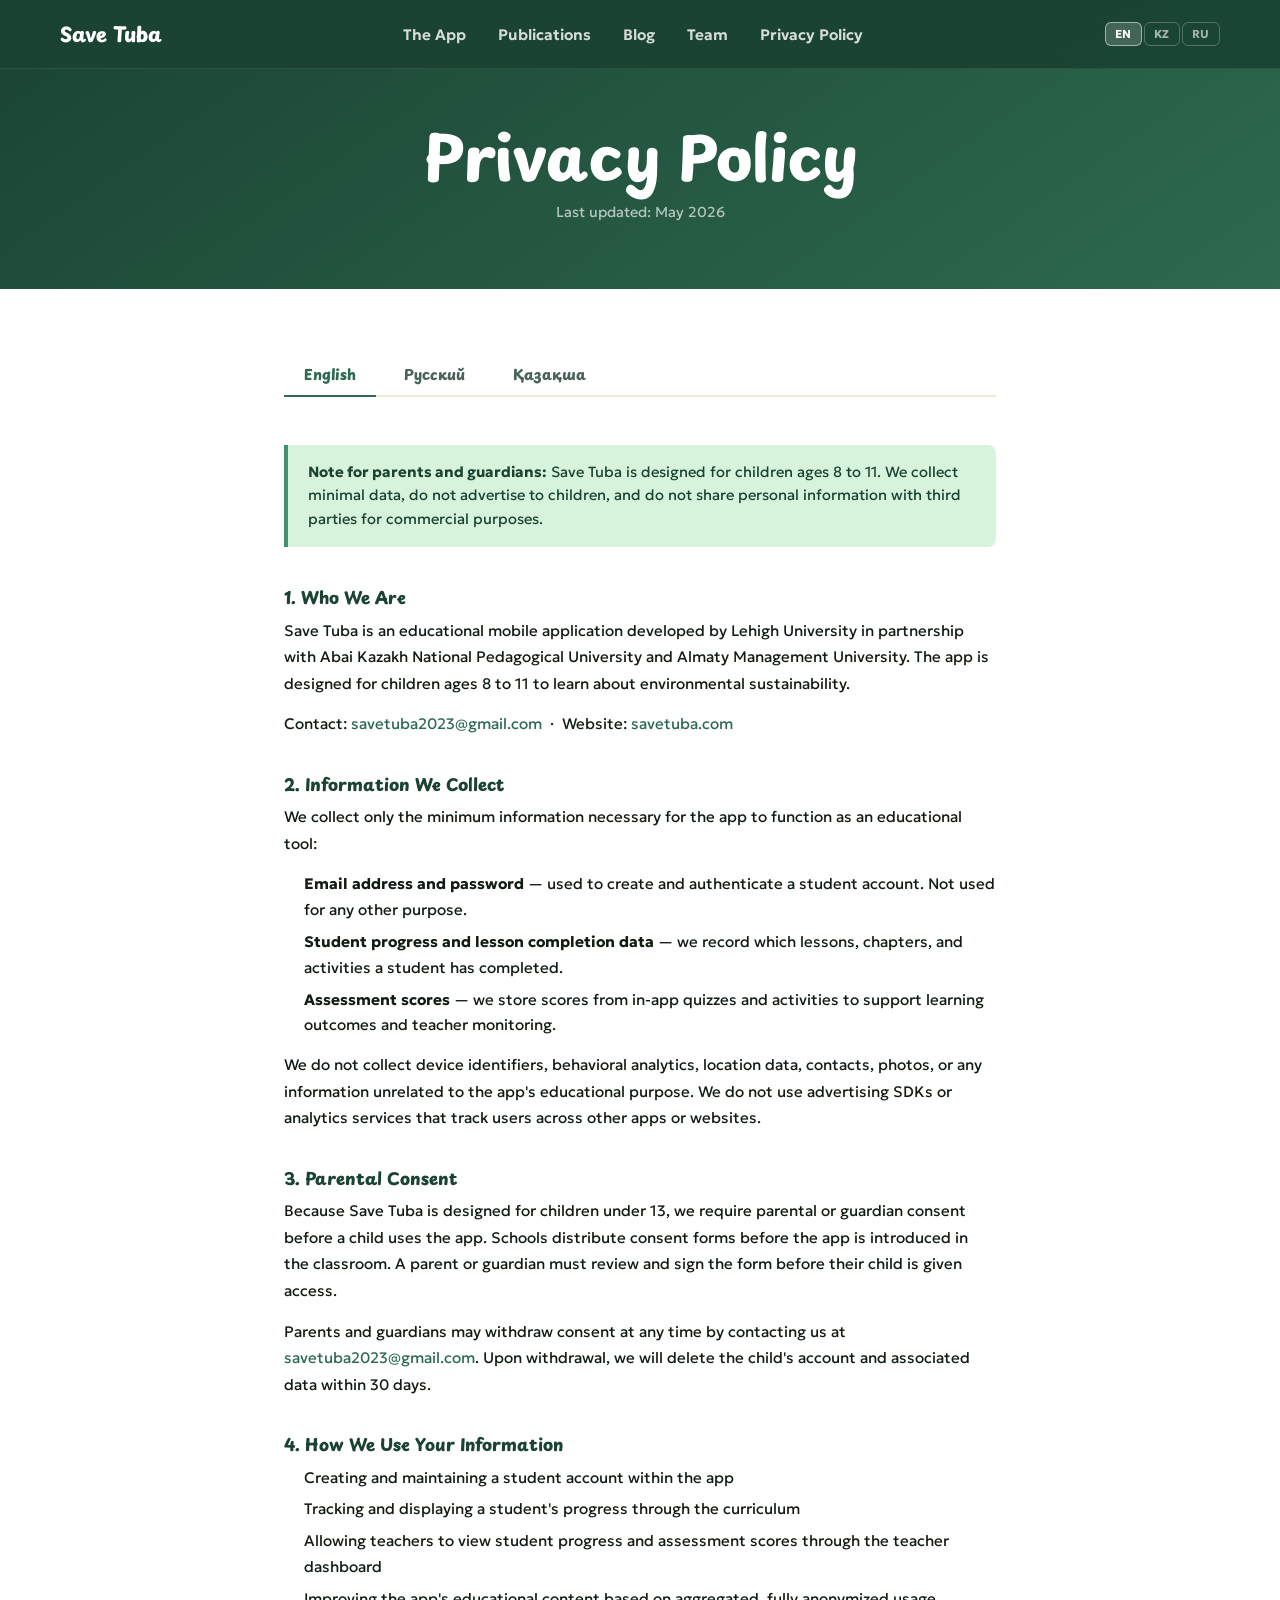
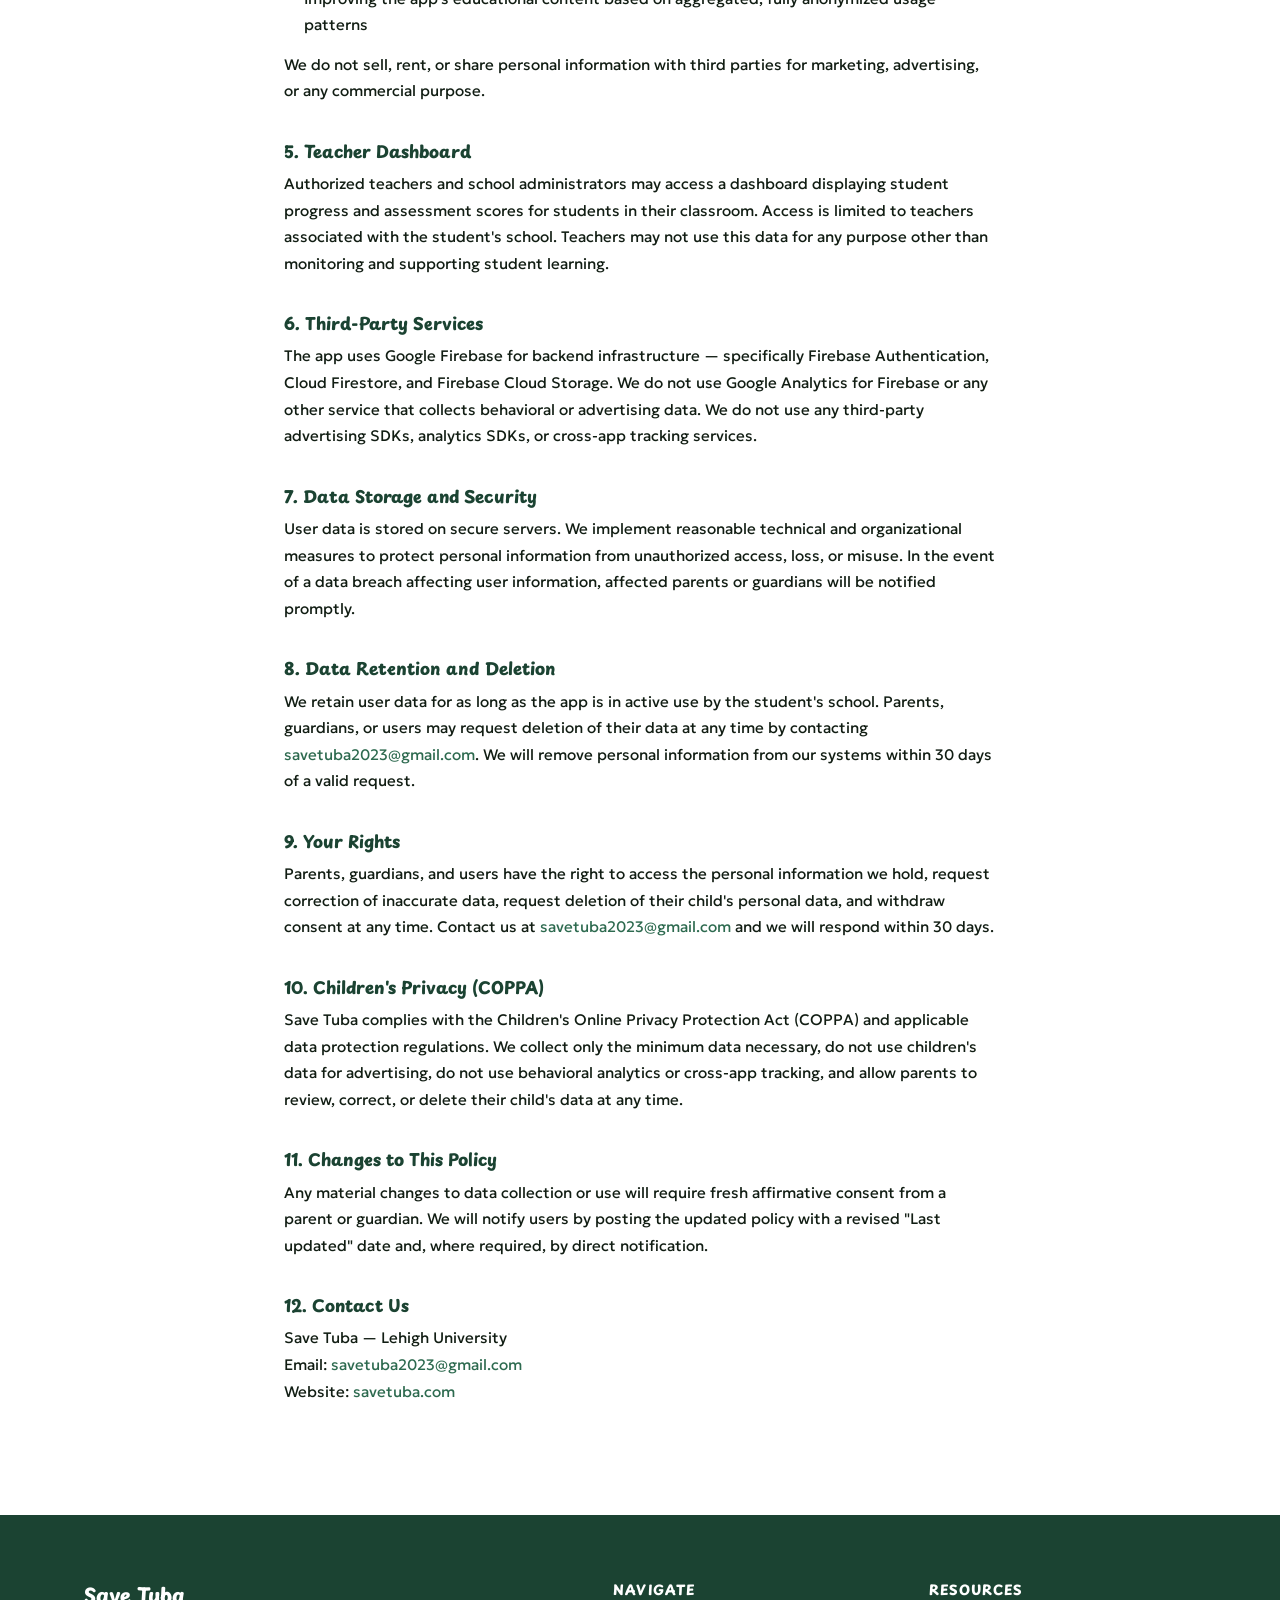
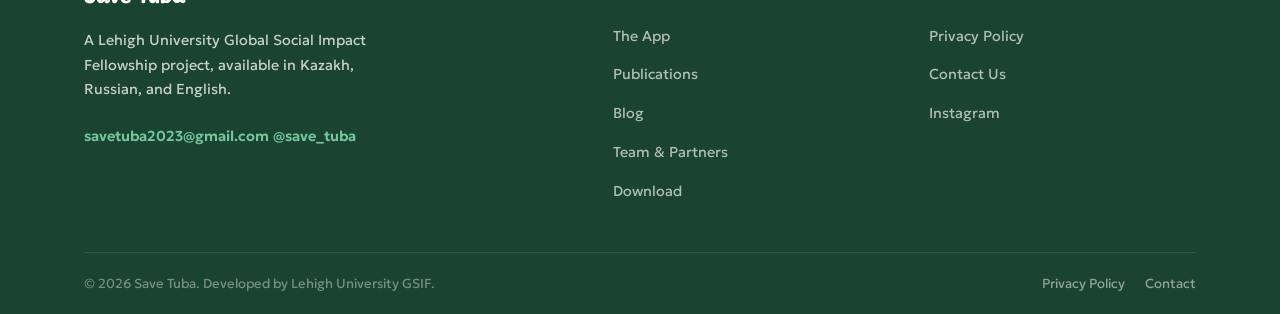
<file: privacy-policy/index.html>
<!DOCTYPE html>
<html lang="en">
<head>
  <meta charset="UTF-8" />
  <meta name="viewport" content="width=device-width, initial-scale=1.0" />
  <title>Privacy Policy — Save Tuba</title>
  <link rel="preconnect" href="https://fonts.googleapis.com" />
  <link rel="preconnect" href="https://fonts.gstatic.com" crossorigin />
  <link href="https://fonts.googleapis.com/css2?family=Playpen+Sans:wght@700;800&family=Geologica:wght@400;500;600&display=swap" rel="stylesheet" />
  <link rel="icon" type="image/png" href="../SaveTubaFavicon.png" />
  <link rel="stylesheet" href="../styles.css" />
  <style>
    .policy-hero {
      background: linear-gradient(145deg, var(--green-dark) 0%, var(--green-primary) 100%);
      padding: 120px 24px 64px;
      text-align: center;
    }
    .policy-hero h1 { color: var(--white); margin-bottom: 8px; }
    .policy-hero p { color: rgba(255,255,255,0.65); font-size: 0.9rem; }

    .policy-body {
      max-width: 760px;
      margin: 0 auto;
      padding: 64px 24px 96px;
    }

    .lang-tabs {
      display: flex;
      gap: 8px;
      margin-bottom: 48px;
      border-bottom: 2px solid var(--cream-dark);
      padding-bottom: 0;
    }
    .lang-tab {
      padding: 10px 20px;
      font-family: 'Playpen Sans', sans-serif;
      font-weight: 800;
      font-size: 0.9rem;
      color: var(--text-muted);
      background: none;
      border: none;
      cursor: pointer;
      border-bottom: 2px solid transparent;
      margin-bottom: -2px;
      transition: color 0.2s, border-color 0.2s;
    }
    .lang-tab:hover { color: var(--green-primary); }
    .lang-tab.active { color: var(--green-primary); border-bottom-color: var(--green-primary); }

    .lang-section { display: none; }
    .lang-section.active { display: block; }

    .policy-callout {
      background: var(--green-pale);
      border-left: 4px solid var(--green-medium);
      border-radius: 0 var(--radius-sm) var(--radius-sm) 0;
      padding: 16px 20px;
      margin-bottom: 40px;
      font-size: 0.92rem;
      color: var(--green-dark);
      line-height: 1.6;
    }

    .policy-body h2 {
      font-size: 1.05rem;
      color: var(--green-dark);
      margin: 36px 0 10px;
      font-family: 'Playpen Sans', sans-serif;
    }
    .policy-body h2:first-of-type { margin-top: 0; }
    .policy-body p { margin-bottom: 14px; line-height: 1.75; color: var(--text); font-size: 0.95rem; }
    .policy-body ul { padding-left: 20px; margin-bottom: 14px; }
    .policy-body li { margin-bottom: 6px; line-height: 1.7; color: var(--text); font-size: 0.95rem; }
    .policy-body a { color: var(--green-primary); }
  </style>
</head>
<body>

  <!-- ===== NAVIGATION ===== -->
  <nav class="nav">
    <div class="nav-inner">
      <a href="/" class="nav-logo">
        <span class="nav-logo-text">Save Tuba</span>
      </a>
      <ul class="nav-links">
        <li><a href="/#app" data-i18n="nav-app">The App</a></li>
        <li><a href="../publications" data-i18n="nav-publications">Publications</a></li>
        <li><a href="../blog" data-i18n="nav-blog">Blog</a></li>
        <li><a href="../team" data-i18n="nav-team">Team</a></li>
        <li><a href="../privacy-policy" data-i18n="nav-privacy">Privacy Policy</a></li>
      </ul>

      <div class="nav-right">
        <div class="lang-toggle">
          <button class="lang-btn active" data-lang="en">EN</button>
          <button class="lang-btn" data-lang="kz">KZ</button>
          <button class="lang-btn" data-lang="ru">RU</button>
        </div>
        <button class="nav-mobile-toggle" aria-label="Open menu">
          <span></span><span></span><span></span>
        </button>
      </div>
    </div>
  </nav>

  <!-- ===== HERO ===== -->
  <div class="policy-hero">
    <h1 data-i18n="page-privacy-title">Privacy Policy</h1>
    <p data-i18n="page-privacy-updated">Last updated: May 2026</p>
  </div>

  <!-- ===== CONTENT ===== -->
  <div class="policy-body">

    <div class="lang-tabs">
      <button class="lang-tab active" onclick="switchLang('en')">English</button>
      <button class="lang-tab" onclick="switchLang('ru')">Русский</button>
      <button class="lang-tab" onclick="switchLang('kz')">Қазақша</button>
    </div>

    <!-- ENGLISH -->
    <div class="lang-section active" id="lang-en">
      <div class="policy-callout">
        <strong>Note for parents and guardians:</strong> Save Tuba is designed for children ages 8 to 11. We collect minimal data, do not advertise to children, and do not share personal information with third parties for commercial purposes.
      </div>

      <h2>1. Who We Are</h2>
      <p>Save Tuba is an educational mobile application developed by Lehigh University in partnership with Abai Kazakh National Pedagogical University and Almaty Management University. The app is designed for children ages 8 to 11 to learn about environmental sustainability.</p>
      <p>Contact: <a href="mailto:savetuba2023@gmail.com">savetuba2023@gmail.com</a> &nbsp;·&nbsp; Website: <a href="https://savetuba.com">savetuba.com</a></p>

      <h2>2. Information We Collect</h2>
      <p>We collect only the minimum information necessary for the app to function as an educational tool:</p>
      <ul>
        <li><strong>Email address and password</strong> — used to create and authenticate a student account. Not used for any other purpose.</li>
        <li><strong>Student progress and lesson completion data</strong> — we record which lessons, chapters, and activities a student has completed.</li>
        <li><strong>Assessment scores</strong> — we store scores from in-app quizzes and activities to support learning outcomes and teacher monitoring.</li>
      </ul>
      <p>We do not collect device identifiers, behavioral analytics, location data, contacts, photos, or any information unrelated to the app's educational purpose. We do not use advertising SDKs or analytics services that track users across other apps or websites.</p>

      <h2>3. Parental Consent</h2>
      <p>Because Save Tuba is designed for children under 13, we require parental or guardian consent before a child uses the app. Schools distribute consent forms before the app is introduced in the classroom. A parent or guardian must review and sign the form before their child is given access.</p>
      <p>Parents and guardians may withdraw consent at any time by contacting us at <a href="mailto:savetuba2023@gmail.com">savetuba2023@gmail.com</a>. Upon withdrawal, we will delete the child's account and associated data within 30 days.</p>

      <h2>4. How We Use Your Information</h2>
      <ul>
        <li>Creating and maintaining a student account within the app</li>
        <li>Tracking and displaying a student's progress through the curriculum</li>
        <li>Allowing teachers to view student progress and assessment scores through the teacher dashboard</li>
        <li>Improving the app's educational content based on aggregated, fully anonymized usage patterns</li>
      </ul>
      <p>We do not sell, rent, or share personal information with third parties for marketing, advertising, or any commercial purpose.</p>

      <h2>5. Teacher Dashboard</h2>
      <p>Authorized teachers and school administrators may access a dashboard displaying student progress and assessment scores for students in their classroom. Access is limited to teachers associated with the student's school. Teachers may not use this data for any purpose other than monitoring and supporting student learning.</p>

      <h2>6. Third-Party Services</h2>
      <p>The app uses Google Firebase for backend infrastructure — specifically Firebase Authentication, Cloud Firestore, and Firebase Cloud Storage. We do not use Google Analytics for Firebase or any other service that collects behavioral or advertising data. We do not use any third-party advertising SDKs, analytics SDKs, or cross-app tracking services.</p>

      <h2>7. Data Storage and Security</h2>
      <p>User data is stored on secure servers. We implement reasonable technical and organizational measures to protect personal information from unauthorized access, loss, or misuse. In the event of a data breach affecting user information, affected parents or guardians will be notified promptly.</p>

      <h2>8. Data Retention and Deletion</h2>
      <p>We retain user data for as long as the app is in active use by the student's school. Parents, guardians, or users may request deletion of their data at any time by contacting <a href="mailto:savetuba2023@gmail.com">savetuba2023@gmail.com</a>. We will remove personal information from our systems within 30 days of a valid request.</p>

      <h2>9. Your Rights</h2>
      <p>Parents, guardians, and users have the right to access the personal information we hold, request correction of inaccurate data, request deletion of their child's personal data, and withdraw consent at any time. Contact us at <a href="mailto:savetuba2023@gmail.com">savetuba2023@gmail.com</a> and we will respond within 30 days.</p>

      <h2>10. Children's Privacy (COPPA)</h2>
      <p>Save Tuba complies with the Children's Online Privacy Protection Act (COPPA) and applicable data protection regulations. We collect only the minimum data necessary, do not use children's data for advertising, do not use behavioral analytics or cross-app tracking, and allow parents to review, correct, or delete their child's data at any time.</p>

      <h2>11. Changes to This Policy</h2>
      <p>Any material changes to data collection or use will require fresh affirmative consent from a parent or guardian. We will notify users by posting the updated policy with a revised "Last updated" date and, where required, by direct notification.</p>

      <h2>12. Contact Us</h2>
      <p>Save Tuba — Lehigh University<br>
      Email: <a href="mailto:savetuba2023@gmail.com">savetuba2023@gmail.com</a><br>
      Website: <a href="https://savetuba.com">savetuba.com</a></p>
    </div>

    <!-- RUSSIAN -->
    <div class="lang-section" id="lang-ru">
      <div class="policy-callout">
        <strong>Уважаемые родители и опекуны:</strong> приложение Save Tuba предназначено для детей в возрасте от 8 до 11 лет. Мы собираем минимальный объём данных, не показываем рекламу детям и не передаём персональные данные третьим лицам в коммерческих целях.
      </div>

      <h2>1. О нас</h2>
      <p>Save Tuba — образовательное мобильное приложение, разработанное Университетом Лихай в партнёрстве с Казахским национальным педагогическим университетом имени Абая и Алматинским университетом менеджмента. Приложение предназначено для детей в возрасте 8–11 лет и посвящено теме экологической устойчивости.</p>
      <p>Контакт: <a href="mailto:savetuba2023@gmail.com">savetuba2023@gmail.com</a> &nbsp;·&nbsp; Сайт: <a href="https://savetuba.com">savetuba.com</a></p>

      <h2>2. Информация, которую мы собираем</h2>
      <p>Мы собираем только минимально необходимую информацию для работы приложения в качестве образовательного инструмента:</p>
      <ul>
        <li><strong>Адрес электронной почты и пароль</strong> — используются исключительно для создания и аутентификации учётной записи учащегося.</li>
        <li><strong>Данные о прогрессе и выполнении уроков</strong> — мы фиксируем, какие уроки, разделы и задания выполнил учащийся.</li>
        <li><strong>Результаты тестов</strong> — мы сохраняем баллы за внутренние тесты и задания.</li>
      </ul>
      <p>Мы не собираем идентификаторы устройств, данные поведенческой аналитики, геолокацию, контакты, фотографии или иную информацию, не связанную с образовательными целями. Мы не используем рекламные SDK или сервисы межприложечного отслеживания.</p>

      <h2>3. Согласие родителей</h2>
      <p>Поскольку приложение Save Tuba предназначено для детей младше 13 лет, мы требуем согласия родителей или опекунов до начала использования приложения ребёнком. Школы распространяют формы согласия до введения приложения в учебный процесс. Родитель или опекун должен ознакомиться с формой и подписать её, прежде чем ребёнок получит доступ.</p>
      <p>Родители и опекуны могут отозвать согласие в любое время, обратившись по адресу <a href="mailto:savetuba2023@gmail.com">savetuba2023@gmail.com</a>. После отзыва согласия мы удалим учётную запись ребёнка и связанные с ней данные в течение 30 дней.</p>

      <h2>4. Как мы используем информацию</h2>
      <ul>
        <li>Создание и поддержка учётной записи учащегося</li>
        <li>Отслеживание и отображение прогресса учащегося</li>
        <li>Предоставление учителям доступа к прогрессу через панель учителя</li>
        <li>Улучшение образовательного контента на основе агрегированных, полностью анонимизированных данных</li>
      </ul>
      <p>Мы не продаём, не сдаём в аренду и не передаём персональные данные третьим лицам в маркетинговых, рекламных или иных коммерческих целях.</p>

      <h2>5. Панель учителя</h2>
      <p>Авторизованные учителя и школьные администраторы могут получить доступ к панели, отображающей прогресс учащихся и результаты тестов. Доступ ограничен учителями, связанными со школой учащегося. Учителя не вправе использовать эти данные в каких-либо иных целях, кроме поддержки обучения.</p>

      <h2>6. Сторонние сервисы</h2>
      <p>Приложение использует Google Firebase в качестве серверной инфраструктуры — Firebase Authentication, Cloud Firestore и Firebase Cloud Storage. Мы не используем Google Analytics для Firebase и не применяем какие-либо сервисы, собирающие поведенческие или рекламные данные. Мы не используем сторонние рекламные SDK, аналитические SDK или сервисы межприложечного отслеживания.</p>

      <h2>7. Хранение данных и безопасность</h2>
      <p>Данные пользователей хранятся на защищённых серверах. Мы применяем разумные технические и организационные меры для защиты персональных данных. В случае утечки данных пострадавшие родители или опекуны будут уведомлены незамедлительно.</p>

      <h2>8. Хранение и удаление данных</h2>
      <p>Мы храним данные пользователей до тех пор, пока приложение активно используется школой учащегося. Родители, опекуны или пользователи могут запросить удаление данных в любое время, обратившись по адресу <a href="mailto:savetuba2023@gmail.com">savetuba2023@gmail.com</a>. Мы удалим персональные данные в течение 30 дней с момента получения обоснованного запроса.</p>

      <h2>9. Ваши права</h2>
      <p>Родители, опекуны и пользователи имеют право получить доступ к хранящимся данным, запросить их исправление или удаление, а также отозвать согласие в любое время. Обращайтесь по адресу <a href="mailto:savetuba2023@gmail.com">savetuba2023@gmail.com</a>. Мы ответим в течение 30 дней.</p>

      <h2>10. Конфиденциальность детей (COPPA)</h2>
      <p>Save Tuba соответствует требованиям COPPA и применимым нормам защиты данных. Мы собираем только минимально необходимые данные, не используем данные детей в рекламных целях, не применяем поведенческую аналитику или межприложечное отслеживание, а также предоставляем родителям возможность в любое время просматривать, исправлять или удалять данные своего ребёнка.</p>

      <h2>11. Изменения в политике конфиденциальности</h2>
      <p>Любые существенные изменения в сборе или использовании данных потребуют нового явного согласия родителя или опекуна. Мы уведомим пользователей путём публикации обновлённой политики с новой датой и, при необходимости, посредством прямого уведомления.</p>

      <h2>12. Контактная информация</h2>
      <p>Save Tuba — Университет Лихай<br>
      Электронная почта: <a href="mailto:savetuba2023@gmail.com">savetuba2023@gmail.com</a><br>
      Сайт: <a href="https://savetuba.com">savetuba.com</a></p>
    </div>

    <!-- KAZAKH -->
    <div class="lang-section" id="lang-kz">
      <div class="policy-callout">
        <strong>Ата-аналар мен қамқоршыларға ескерту:</strong> Save Tuba қолданбасы 8–11 жас аралығындағы балаларға арналған. Біз ең аз деректерді жинаймыз, балаларға жарнама көрсетпейміз және жеке деректерді коммерциялық мақсатта үшінші тұлғаларға бермейміз.
      </div>

      <h2>1. Біз туралы</h2>
      <p>Save Tuba — Лихай университеті Абай атындағы Қазақ ұлттық педагогикалық университеті және Алматы менеджмент университетімен бірлесіп әзірлеген білім беру мобильді қолданбасы. Қолданба 8–11 жас аралығындағы балаларға экологиялық тұрақтылық туралы білім беруге арналған.</p>
      <p>Байланыс: <a href="mailto:savetuba2023@gmail.com">savetuba2023@gmail.com</a> &nbsp;·&nbsp; Сайт: <a href="https://savetuba.com">savetuba.com</a></p>

      <h2>2. Біз жинайтын ақпарат</h2>
      <p>Біз қолданбаның білім беру құралы ретінде жұмыс істеуі үшін қажетті ең аз ақпаратты ғана жинаймыз:</p>
      <ul>
        <li><strong>Электрондық пошта мекенжайы және құпия сөз</strong> — тек оқушының есептік жазбасын жасау және аутентификациялау үшін пайдаланылады.</li>
        <li><strong>Оқу прогресі және сабақтарды аяқтау туралы деректер</strong> — оқушының қандай сабақтарды, тараулар мен тапсырмаларды орындағаны тіркеледі.</li>
        <li><strong>Бағалау нәтижелері</strong> — қолданбадағы тест және тапсырмалардың нәтижелері сақталады.</li>
      </ul>
      <p>Біз құрылғы идентификаторларын, мінез-құлық аналитикасын, геолокацияны, контактілерді, фотосуреттерді немесе білім беру мақсатына қатысы жоқ кез келген ақпаратты жинамаймыз.</p>

      <h2>3. Ата-аналардың келісімі</h2>
      <p>Save Tuba 13 жасқа дейінгі балаларға арналғандықтан, баланың қолданбаны пайдалануы алдында ата-ана немесе қамқоршының келісімі қажет. Мектептер қолданба сыныпта енгізілмес бұрын ата-аналардың келісім нысандарын таратады.</p>
      <p>Ата-аналар мен қамқоршылар кез келген уақытта <a href="mailto:savetuba2023@gmail.com">savetuba2023@gmail.com</a> мекенжайына хабарласу арқылы келісімдерін кері қайтара алады. Келісім кері қайтарылғаннан кейін 30 күн ішінде баланың есептік жазбасы мен деректері жойылады.</p>

      <h2>4. Ақпаратты қалай пайдаланамыз</h2>
      <ul>
        <li>Оқушының есептік жазбасын жасау және қолдау</li>
        <li>Оқушының прогресін бақылау және көрсету</li>
        <li>Мұғалімдерге мұғалімдер тақтасы арқылы прогреске қол жеткізуге мүмкіндік беру</li>
        <li>Толық анонимдендірілген жиынтық деректер негізінде білім беру мазмұнын жетілдіру</li>
      </ul>
      <p>Біз жеке деректерді маркетингтік, жарнамалық немесе өзге де коммерциялық мақсаттарда үшінші тұлғаларға сатпаймыз, жалға бермейміз және табыстамаймыз.</p>

      <h2>5. Мұғалімдер тақтасы</h2>
      <p>Уәкілетті мұғалімдер мен мектеп әкімшілері оқушылардың прогресін және бағалау нәтижелерін көрсететін тақтаға қол жеткізе алады. Қол жеткізу тек оқушының мектебімен байланысты мұғалімдермен шектелген.</p>

      <h2>6. Үшінші тарап қызметтері</h2>
      <p>Қолданба серверлік инфрақұрылым үшін Google Firebase пайдаланады — Firebase Authentication, Cloud Firestore және Firebase Cloud Storage. Біз Firebase үшін Google Analytics немесе мінез-құлық не жарнама деректерін жинайтын кез келген Firebase қызметін пайдаланбаймыз.</p>

      <h2>7. Деректерді сақтау және қауіпсіздік</h2>
      <p>Пайдаланушылардың деректері қауіпсіз серверлерде сақталады. Жеке деректерді рұқсатсыз қол жеткізуден қорғау үшін ақылға қонымды техникалық және ұйымдастырушылық шаралар қолданылады. Деректер бұзылған жағдайда зардап шеккен ата-аналар немесе қамқоршылар дереу хабарландырылады.</p>

      <h2>8. Деректерді сақтау және жою</h2>
      <p>Деректер оқушының мектебі қолданбаны белсенді пайдаланып тұрған уақытқа дейін сақталады. Ата-аналар, қамқоршылар немесе пайдаланушылар кез келген уақытта <a href="mailto:savetuba2023@gmail.com">savetuba2023@gmail.com</a> мекенжайына хабарласу арқылы деректерді жоюды сұрай алады. Негізделген сұраныс алынғаннан кейін 30 күн ішінде жеке деректер жойылады.</p>

      <h2>9. Сіздің құқықтарыңыз</h2>
      <p>Ата-аналар, қамқоршылар және пайдаланушылар сақталған деректерге қол жеткізуге, дұрыс емес деректерді түзетуді сұрауға, деректерді жоюды сұрауға және кез келген уақытта келісімді кері қайтаруға құқылы. <a href="mailto:savetuba2023@gmail.com">savetuba2023@gmail.com</a> мекенжайына хабарласыңыз. Біз 30 күн ішінде жауап береміз.</p>

      <h2>10. Балалардың құпиялылығы (COPPA)</h2>
      <p>Save Tuba COPPA талаптарына және қолданылатын деректерді қорғау нормаларына сәйкес келеді. Біз тек қажетті ең аз деректерді жинаймыз, балалардың деректерін жарнамалық мақсатта пайдаланбаймыз, мінез-құлық аналитикасы мен қолданбааралық бақылауды қолданбаймыз, сондай-ақ ата-аналарға кез келген уақытта баласының деректерін қарауға, түзетуге немесе жоюға мүмкіндік береміз.</p>

      <h2>11. Құпиялылық саясатына өзгерістер</h2>
      <p>Деректерді жинауға немесе пайдалануға қатысты кез келген маңызды өзгерістер ата-ана немесе қамқоршының жаңа нақты келісімін талап етеді. Пайдаланушылар жаңартылған саясатты жаңа күнмен жариялау арқылы және қажет болған жағдайда тікелей хабарландыру арқылы хабардар етіледі.</p>

      <h2>12. Бізбен байланысу</h2>
      <p>Save Tuba — Лихай университеті<br>
      Электрондық пошта: <a href="mailto:savetuba2023@gmail.com">savetuba2023@gmail.com</a><br>
      Сайт: <a href="https://savetuba.com">savetuba.com</a></p>
    </div>

  </div>

  <!-- ===== FOOTER ===== -->
  <footer class="footer">
    <div class="container">
      <div class="footer-grid">
        <div class="footer-brand">
          <a href="/" class="nav-logo">
            <span class="nav-logo-text">Save Tuba</span>
          </a>
          <p class="footer-brand-desc" data-i18n="footer-blurb">
            A Lehigh University Global Social Impact Fellowship project, available in Kazakh, Russian, and English.
          </p>
          <div class="footer-contact">
            <a href="mailto:savetuba2023@gmail.com">savetuba2023@gmail.com</a>
            <a href="https://www.instagram.com/save_tuba" target="_blank" rel="noopener">@save_tuba</a>
          </div>
        </div>
        <div>
          <div class="footer-col-title" data-i18n="footer-nav-title">Navigate</div>
          <ul class="footer-links">
            <li><a href="/#app" data-i18n="nav-app">The App</a></li>
            <li><a href="../publications" data-i18n="nav-publications">Publications</a></li>
            <li><a href="../blog" data-i18n="nav-blog">Blog</a></li>
            <li><a href="../team" data-i18n="footer-team-partners">Team &amp; Partners</a></li>
            <li><a href="/#download" data-i18n="footer-download">Download</a></li>
          </ul>
        </div>
        <div>
          <div class="footer-col-title" data-i18n="footer-resources-title">Resources</div>
          <ul class="footer-links">
            <li><a href="../privacy-policy" data-i18n="nav-privacy">Privacy Policy</a></li>

            <li><a href="mailto:savetuba2023@gmail.com" data-i18n="footer-contact-link">Contact Us</a></li>
            <li><a href="https://www.instagram.com/save_tuba" target="_blank" rel="noopener">Instagram</a></li>
          </ul>
        </div>
      </div>
      <div class="footer-bottom">
        <p>© 2026 Save Tuba. Developed by Lehigh University GSIF.</p>
        <div class="footer-bottom-links">
          <a href="../privacy-policy">Privacy Policy</a>
          <a href="mailto:savetuba2023@gmail.com">Contact</a>
        </div>
      </div>
    </div>
  </footer>

  <script>
    function switchLang(lang) {
      document.querySelectorAll('.lang-section').forEach(s => s.classList.remove('active'));
      document.querySelectorAll('.lang-tab').forEach(t => t.classList.remove('active'));
      document.getElementById('lang-' + lang).classList.add('active');
      event.target.classList.add('active');
    }
  </script>

  <script src="../translations.js"></script>
  <script>
    document.querySelector('.nav-mobile-toggle').addEventListener('click', function() {
      document.querySelector('.nav-links').classList.toggle('open');
      this.setAttribute('aria-expanded', document.querySelector('.nav-links').classList.contains('open'));
    });
  </script>
</body>
</html>
</file>
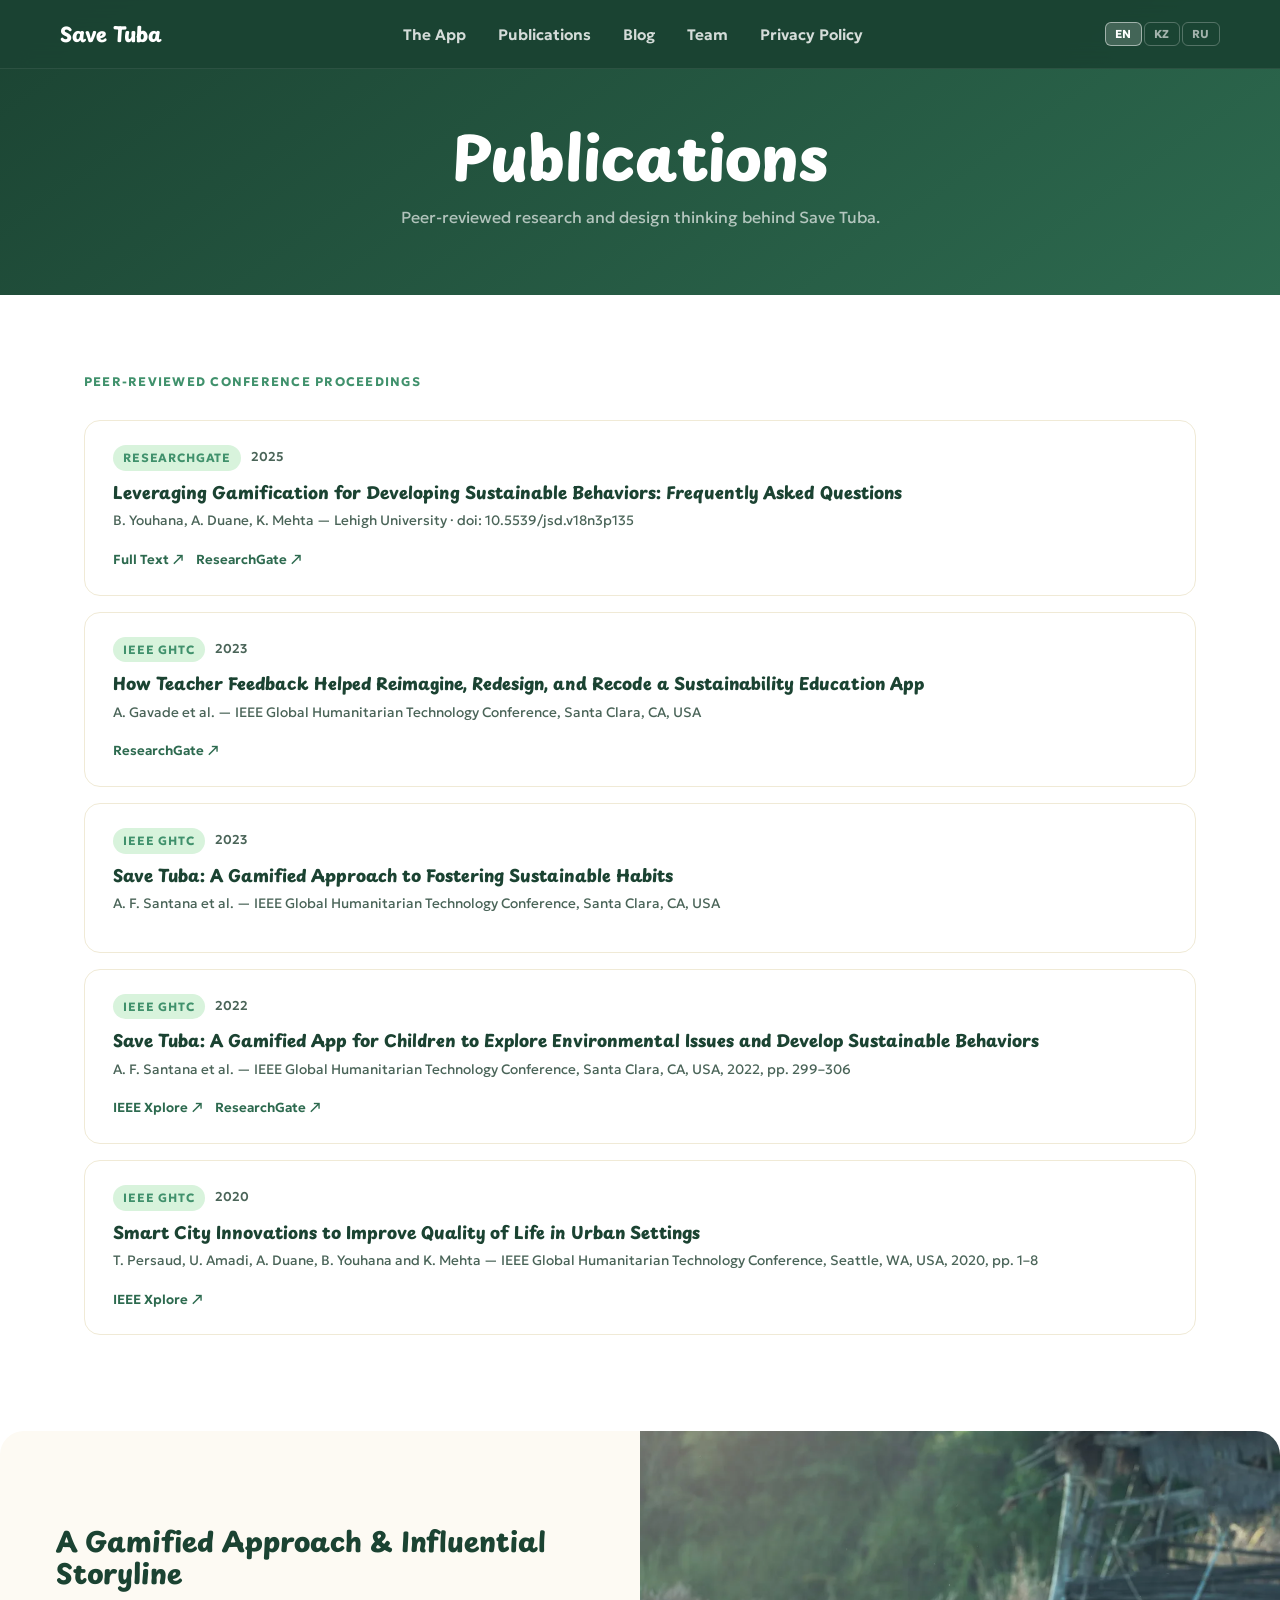
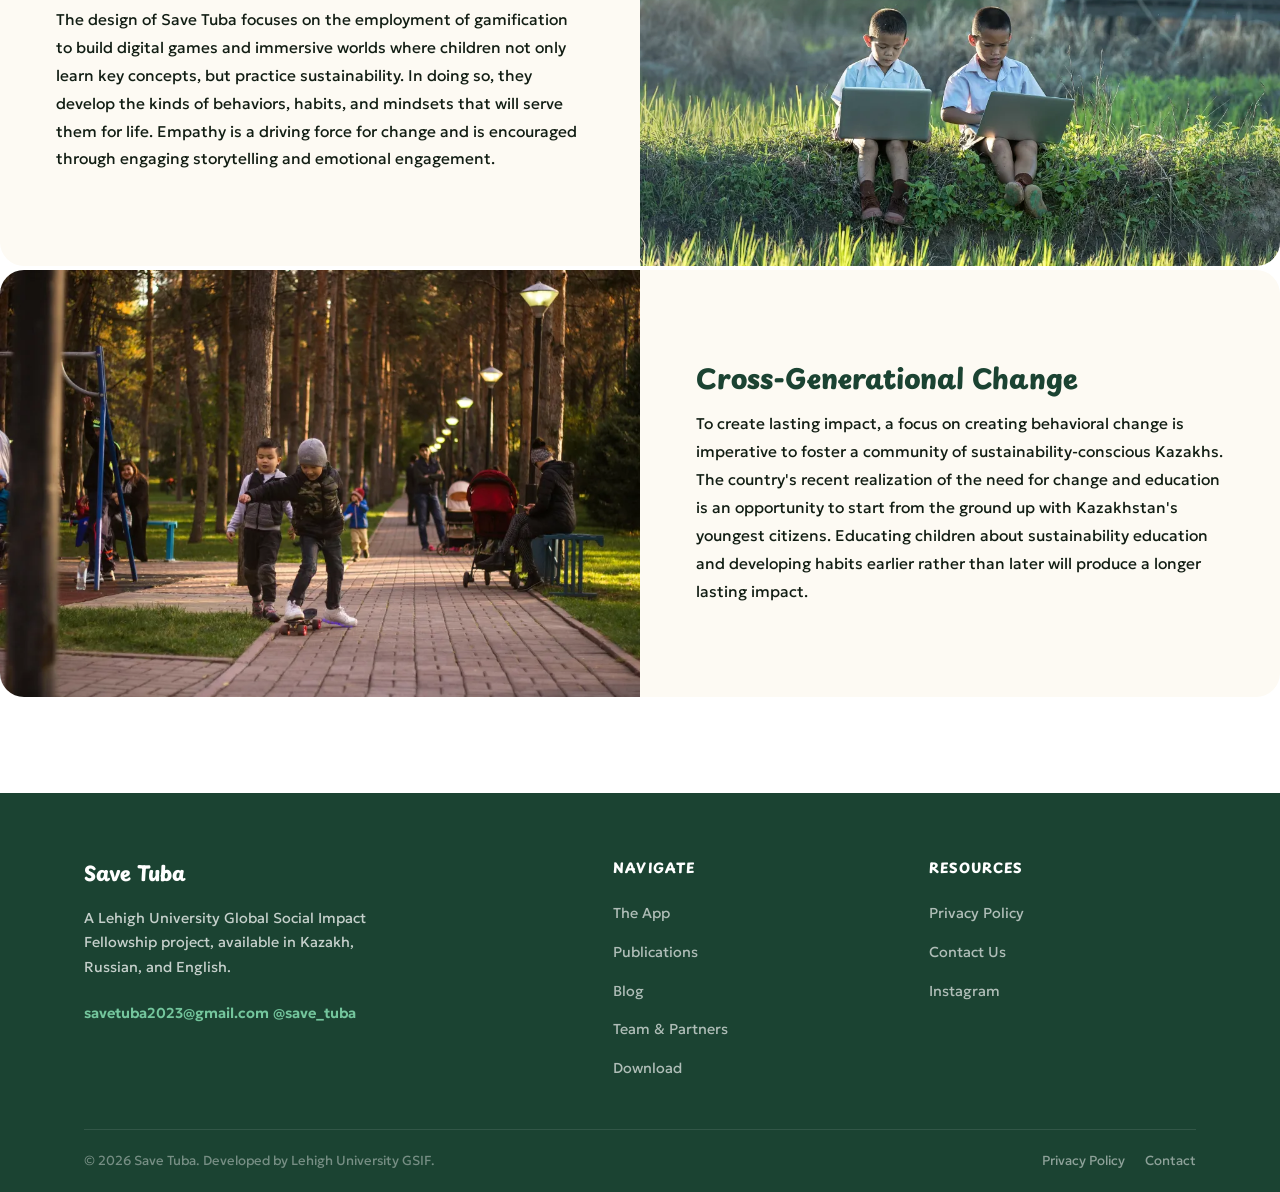
<file: publications/index.html>
<!DOCTYPE html>
<html lang="en">
<head>
  <meta charset="UTF-8" />
  <meta name="viewport" content="width=device-width, initial-scale=1.0" />
  <title>Publications — Save Tuba</title>
  <link rel="preconnect" href="https://fonts.googleapis.com" />
  <link rel="preconnect" href="https://fonts.gstatic.com" crossorigin />
  <link href="https://fonts.googleapis.com/css2?family=Playpen+Sans:wght@700;800&family=Geologica:wght@400;500;600&display=swap" rel="stylesheet" />
  <link rel="icon" type="image/png" href="../SaveTubaFavicon.png" />
  <link rel="stylesheet" href="../styles.css" />
  <style>
    .pub-hero {
      background: linear-gradient(145deg, var(--green-dark) 0%, var(--green-primary) 100%);
      padding: 120px 24px 64px;
      text-align: center;
    }
    .pub-hero h1 { color: var(--white); margin-bottom: 12px; }
    .pub-hero p  { color: rgba(255,255,255,0.65); max-width: 520px; margin: 0 auto; font-size: 1rem; line-height: 1.6; }

    .pub-body {
      max-width: var(--max-width);
      margin: 0 auto;
      padding: 72px 24px 0;
    }

    /* ── section label ── */
    .pub-section-label {
      display: inline-block;
      font-size: 0.78rem;
      font-weight: 700;
      text-transform: uppercase;
      letter-spacing: 0.1em;
      color: var(--green-medium);
      margin-bottom: 28px;
    }

    /* ── paper list ── */
    .paper-list {
      display: flex;
      flex-direction: column;
      gap: 16px;
      margin-bottom: 96px;
    }

    .paper-card {
      border: 1px solid var(--cream-dark);
      border-radius: var(--radius-md);
      padding: 24px 28px;
      background: var(--white);
    }

    .paper-meta {
      display: flex;
      align-items: center;
      gap: 10px;
      margin-bottom: 10px;
      flex-wrap: wrap;
    }
    .paper-venue {
      font-size: 0.75rem;
      font-weight: 700;
      text-transform: uppercase;
      letter-spacing: 0.07em;
      color: var(--green-medium);
      background: var(--green-pale);
      padding: 3px 10px;
      border-radius: 100px;
    }
    .paper-year {
      font-size: 0.8rem;
      color: var(--text-muted);
      font-weight: 600;
    }
    .paper-status {
      font-size: 0.75rem;
      color: var(--text-muted);
      background: var(--cream-dark);
      padding: 3px 10px;
      border-radius: 100px;
      font-style: italic;
    }

    .paper-title {
      font-family: 'Playpen Sans', sans-serif;
      font-weight: 800;
      font-size: 1.05rem;
      color: var(--green-dark);
      margin-bottom: 6px;
      line-height: 1.4;
    }
    .paper-authors {
      font-size: 0.85rem;
      color: var(--text-muted);
      margin-bottom: 12px;
    }

    .paper-abstract-toggle {
      background: none;
      border: none;
      font-size: 0.82rem;
      font-weight: 600;
      color: var(--green-primary);
      cursor: pointer;
      padding: 0;
      display: flex;
      align-items: center;
      gap: 6px;
      transition: color 0.15s;
    }
    .paper-abstract-toggle:hover { color: var(--green-dark); }
    .paper-abstract-toggle .arrow { transition: transform 0.2s; display: inline-block; }
    .paper-abstract-toggle.open .arrow { transform: rotate(90deg); }

    .paper-abstract {
      display: none;
      margin-top: 14px;
      font-size: 0.88rem;
      color: var(--text);
      line-height: 1.75;
      border-left: 3px solid var(--green-pale);
      padding-left: 16px;
    }
    .paper-abstract.open { display: block; }

    .paper-actions {
      display: flex;
      gap: 12px;
      margin-top: 16px;
      flex-wrap: wrap;
    }
    .paper-link {
      font-size: 0.82rem;
      font-weight: 600;
      color: var(--green-primary);
      text-decoration: none;
      display: flex;
      align-items: center;
      gap: 4px;
    }
    .paper-link:hover { color: var(--green-dark); text-decoration: underline; }

    /* ── checkerboard blurbs ── */
    .blurb-section {
      padding: 0 0 96px;
    }
    .blurb-row {
      display: grid;
      grid-template-columns: 1fr 1fr;
      gap: 0;
      border-radius: var(--radius-lg);
      overflow: hidden;
      margin-bottom: 4px;
    }
    .blurb-row:last-child { margin-bottom: 0; }

    .blurb-text {
      background: var(--cream);
      padding: 64px 56px;
      display: flex;
      flex-direction: column;
      justify-content: center;
    }
    .blurb-text h2 {
      font-size: clamp(1.3rem, 2.5vw, 1.7rem);
      color: var(--green-dark);
      margin-bottom: 16px;
    }
    .blurb-text p {
      font-size: 0.97rem;
      color: var(--text);
      line-height: 1.8;
    }

    .blurb-image {
      background: var(--green-pale);
      min-height: 360px;
      display: flex;
      align-items: center;
      justify-content: center;
      overflow: hidden;
    }
    .blurb-image img {
      width: 100%;
      height: 100%;
      object-fit: cover;
    }
    .blurb-image-placeholder {
      display: flex;
      flex-direction: column;
      align-items: center;
      gap: 12px;
      color: var(--green-light);
      font-size: 0.82rem;
    }
    .blurb-image-placeholder svg {
      width: 40px;
      height: 40px;
      fill: var(--green-light);
      opacity: 0.6;
    }

    /* checkerboard: odd rows = text left, even = text right */
    .blurb-row:nth-child(even) .blurb-text  { order: 2; }
    .blurb-row:nth-child(even) .blurb-image { order: 1; }

    @media (max-width: 768px) {
      .blurb-row { grid-template-columns: 1fr; }
      .blurb-row:nth-child(even) .blurb-text  { order: 2; }
      .blurb-row:nth-child(even) .blurb-image { order: 1; }
      .blurb-text { padding: 40px 28px; }
      .blurb-image { min-height: 240px; }
    }
  </style>
</head>
<body>

  <!-- ===== NAVIGATION ===== -->
  <nav class="nav">
    <div class="nav-inner">
      <a href="/" class="nav-logo">
        <span class="nav-logo-text">Save Tuba</span>
      </a>
      <ul class="nav-links">
        <li><a href="/#app" data-i18n="nav-app">The App</a></li>
        <li><a href="../publications" class="nav-active" data-i18n="nav-publications">Publications</a></li>
        <li><a href="../blog" data-i18n="nav-blog">Blog</a></li>
        <li><a href="../team" data-i18n="nav-team">Team</a></li>
        <li><a href="../privacy-policy" data-i18n="nav-privacy">Privacy Policy</a></li>
      </ul>

      <div class="nav-right">
        <div class="lang-toggle">
          <button class="lang-btn active" data-lang="en">EN</button>
          <button class="lang-btn" data-lang="kz">KZ</button>
          <button class="lang-btn" data-lang="ru">RU</button>
        </div>
        <button class="nav-mobile-toggle" aria-label="Open menu">
          <span></span><span></span><span></span>
        </button>
      </div>
    </div>
  </nav>

  <!-- ===== HERO ===== -->
  <div class="pub-hero">
    <h1 data-i18n="pub-heading">Publications</h1>
    <p data-i18n="pub-subheading">Peer-reviewed research and design thinking behind Save Tuba.</p>
  </div>

  <div class="pub-body">

    <!-- ===== PAPERS ===== -->
    <span class="pub-section-label" data-i18n="pub-section-label">Peer-Reviewed Conference Proceedings</span>
    <div class="paper-list">

      <div class="paper-card">
        <div class="paper-meta">
          <span class="paper-venue">ResearchGate</span>
          <span class="paper-year">2025</span>
        </div>
        <div class="paper-title">Leveraging Gamification for Developing Sustainable Behaviors: Frequently Asked Questions</div>
        <div class="paper-authors">B. Youhana, A. Duane, K. Mehta — Lehigh University · doi: 10.5539/jsd.v18n3p135</div>
        <div class="paper-actions">
          <a href="https://ccsenet.org/journal/index.php/jsd/article/view/0/51641" target="_blank" rel="noopener" class="paper-link">Full Text ↗</a>
          <a href="https://www.researchgate.net/publication/391568273_Leveraging_Gamification_for_Developing_Sustainable_Behaviors_Frequently_Asked_Questions" target="_blank" rel="noopener" class="paper-link">ResearchGate ↗</a>
        </div>
      </div>

      <div class="paper-card">
        <div class="paper-meta">
          <span class="paper-venue">IEEE GHTC</span>
          <span class="paper-year">2023</span>
        </div>
        <div class="paper-title">How Teacher Feedback Helped Reimagine, Redesign, and Recode a Sustainability Education App</div>
        <div class="paper-authors">A. Gavade et al. — IEEE Global Humanitarian Technology Conference, Santa Clara, CA, USA</div>
        <div class="paper-actions">
          <a href="https://www.researchgate.net/publication/376699526_How_Teacher_Feedback_Helped_Reimagine_Redesign_and_Recode_a_Sustainability_Education_App" target="_blank" rel="noopener" class="paper-link">ResearchGate ↗</a>
        </div>
      </div>

      <div class="paper-card">
        <div class="paper-meta">
          <span class="paper-venue">IEEE GHTC</span>
          <span class="paper-year">2023</span>
        </div>
        <div class="paper-title">Save Tuba: A Gamified Approach to Fostering Sustainable Habits</div>
        <div class="paper-authors">A. F. Santana et al. — IEEE Global Humanitarian Technology Conference, Santa Clara, CA, USA</div>
      </div>

      <div class="paper-card">
        <div class="paper-meta">
          <span class="paper-venue">IEEE GHTC</span>
          <span class="paper-year">2022</span>
        </div>
        <div class="paper-title">Save Tuba: A Gamified App for Children to Explore Environmental Issues and Develop Sustainable Behaviors</div>
        <div class="paper-authors">A. F. Santana et al. — IEEE Global Humanitarian Technology Conference, Santa Clara, CA, USA, 2022, pp. 299–306</div>
        <div class="paper-actions">
          <a href="https://ieeexplore.ieee.org/stamp/stamp.jsp?tp=&arnumber=9911044&isnumber=9910605" target="_blank" rel="noopener" class="paper-link">IEEE Xplore ↗</a>
          <a href="https://www.researchgate.net/publication/364559269_Save_Tuba_A_Gamified_App_for_Children_to_Explore_Environmental_Issues_and_Develop_Sustainable_Behaviors" target="_blank" rel="noopener" class="paper-link">ResearchGate ↗</a>
        </div>
      </div>

      <div class="paper-card">
        <div class="paper-meta">
          <span class="paper-venue">IEEE GHTC</span>
          <span class="paper-year">2020</span>
        </div>
        <div class="paper-title">Smart City Innovations to Improve Quality of Life in Urban Settings</div>
        <div class="paper-authors">T. Persaud, U. Amadi, A. Duane, B. Youhana and K. Mehta — IEEE Global Humanitarian Technology Conference, Seattle, WA, USA, 2020, pp. 1–8</div>
        <div class="paper-actions">
          <a href="https://ieeexplore.ieee.org/stamp/stamp.jsp?tp=&arnumber=9342905&isnumber=9342622" target="_blank" rel="noopener" class="paper-link">IEEE Xplore ↗</a>
        </div>
      </div>

    </div>
  </div>

  <!-- ===== CHECKERBOARD BLURBS ===== -->
  <section class="blurb-section">

    <div class="blurb-row">
      <div class="blurb-text">
        <h2 data-i18n="blurb1-heading">A Gamified Approach &amp; Influential Storyline</h2>
        <p data-i18n="blurb1-body">The design of Save Tuba focuses on the employment of gamification to build digital games and immersive worlds where children not only learn key concepts, but practice sustainability. In doing so, they develop the kinds of behaviors, habits, and mindsets that will serve them for life. Empathy is a driving force for change and is encouraged through engaging storytelling and emotional engagement.</p>
      </div>
      <div class="blurb-image">
        <img src="../images/publications/501c5-children-1822559-2.webp" alt="Children learning">
      </div>
    </div>

    <div class="blurb-row">
      <div class="blurb-text">
        <h2 data-i18n="blurb2-heading">Cross-Generational Change</h2>
        <p data-i18n="blurb2-body">To create lasting impact, a focus on creating behavioral change is imperative to foster a community of sustainability-conscious Kazakhs. The country's recent realization of the need for change and education is an opportunity to start from the ground up with Kazakhstan's youngest citizens. Educating children about sustainability education and developing habits earlier rather than later will produce a longer lasting impact.</p>
      </div>
      <div class="blurb-image">
        <img src="../images/publications/3ae02-kids-5426102-1.webp" alt="Children learning">
      </div>
    </div>

  </section>

  <!-- ===== FOOTER ===== -->
  <footer class="footer">
    <div class="container">
      <div class="footer-grid">
        <div class="footer-brand">
          <a href="/" class="nav-logo">
            <span class="nav-logo-text">Save Tuba</span>
          </a>
          <p class="footer-brand-desc" data-i18n="footer-blurb">
            A Lehigh University Global Social Impact Fellowship project, available in Kazakh, Russian, and English.
          </p>
          <div class="footer-contact">
            <a href="mailto:savetuba2023@gmail.com">savetuba2023@gmail.com</a>
            <a href="https://www.instagram.com/save_tuba" target="_blank" rel="noopener">@save_tuba</a>
          </div>
        </div>
        <div>
          <div class="footer-col-title" data-i18n="footer-nav-title">Navigate</div>
          <ul class="footer-links">
            <li><a href="/#app" data-i18n="nav-app">The App</a></li>
            <li><a href="../publications" data-i18n="nav-publications">Publications</a></li>
            <li><a href="../blog" data-i18n="nav-blog">Blog</a></li>
            <li><a href="../team" data-i18n="footer-team-partners">Team &amp; Partners</a></li>
            <li><a href="/#download" data-i18n="footer-download">Download</a></li>
          </ul>
        </div>
        <div>
          <div class="footer-col-title" data-i18n="footer-resources-title">Resources</div>
          <ul class="footer-links">
            <li><a href="../privacy-policy" data-i18n="nav-privacy">Privacy Policy</a></li>

            <li><a href="mailto:savetuba2023@gmail.com" data-i18n="footer-contact-link">Contact Us</a></li>
            <li><a href="https://www.instagram.com/save_tuba" target="_blank" rel="noopener">Instagram</a></li>
          </ul>
        </div>
      </div>
      <div class="footer-bottom">
        <p>© 2026 Save Tuba. Developed by Lehigh University GSIF.</p>
        <div class="footer-bottom-links">
          <a href="../privacy-policy">Privacy Policy</a>
          <a href="mailto:savetuba2023@gmail.com">Contact</a>
        </div>
      </div>
    </div>
  </footer>

  <script src="../translations.js"></script>
  <script>
    document.querySelector('.nav-mobile-toggle').addEventListener('click', function() {
      document.querySelector('.nav-links').classList.toggle('open');
      this.setAttribute('aria-expanded', document.querySelector('.nav-links').classList.contains('open'));
    });

    function toggleAbstract(btn) {
      btn.classList.toggle('open');
      btn.nextElementSibling.classList.toggle('open');
    }
  </script>

</body>
</html>
</file>
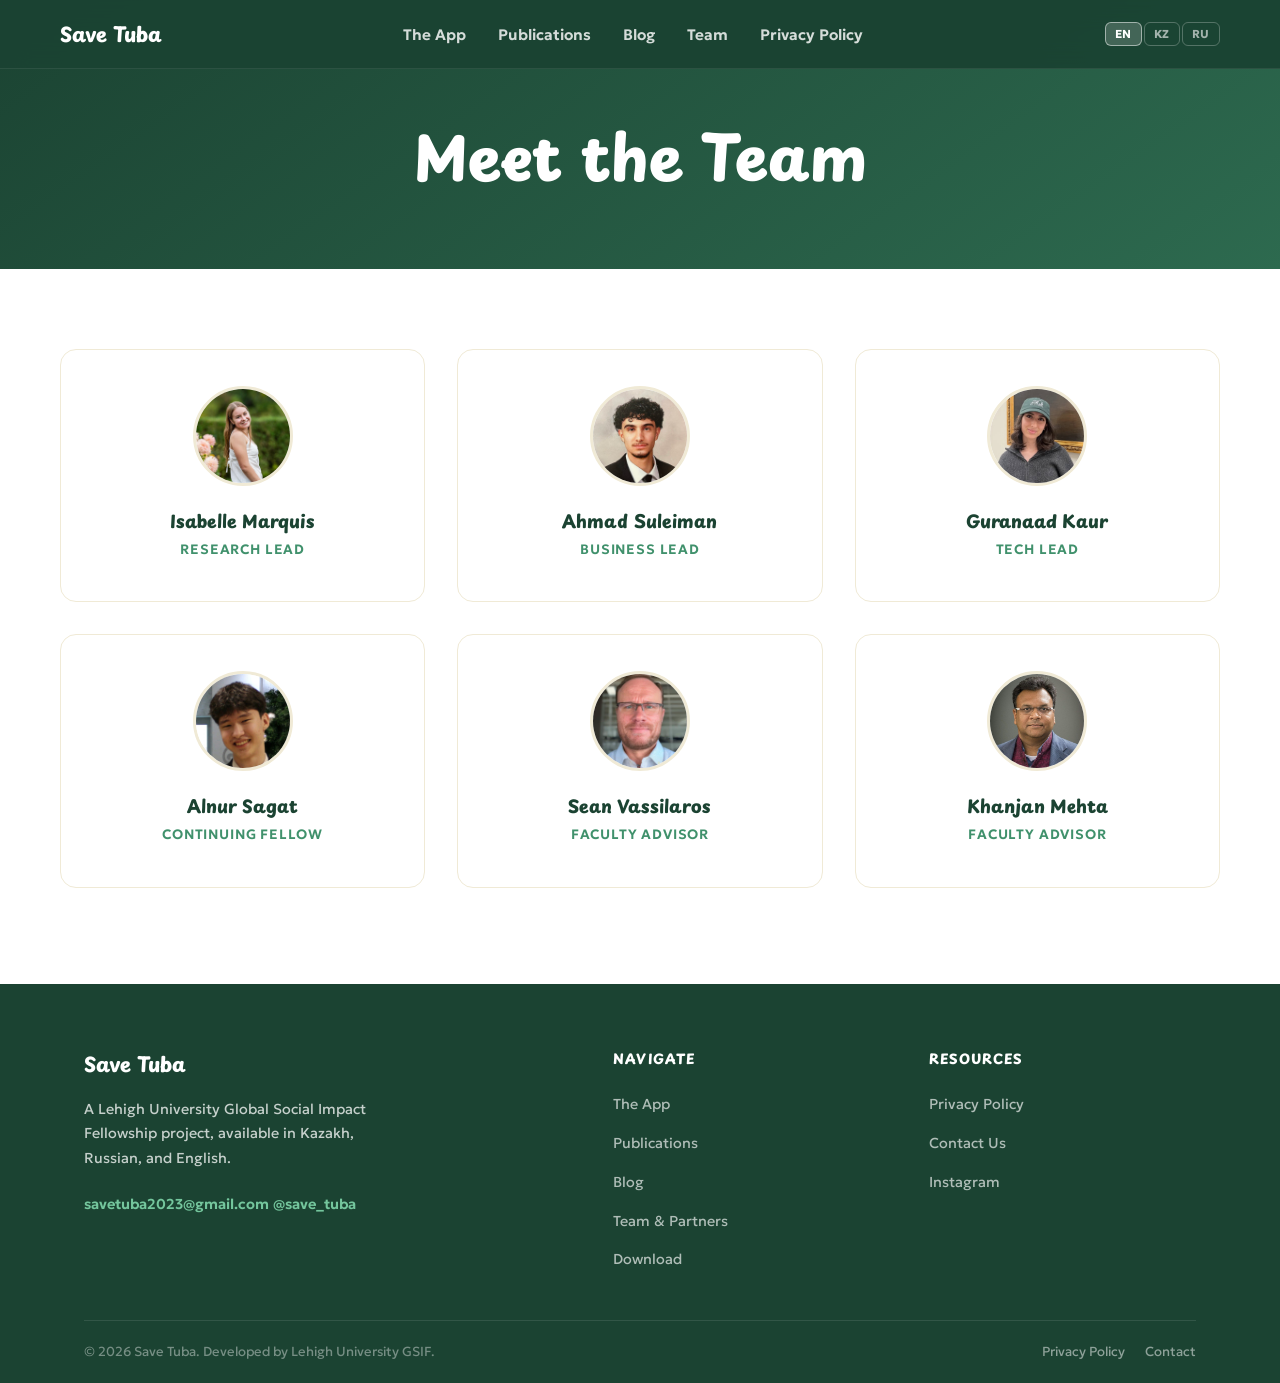
<file: team/index.html>
<!DOCTYPE html>
<html lang="en">
<head>
  <meta charset="UTF-8" />
  <meta name="viewport" content="width=device-width, initial-scale=1.0" />
  <title>Team — Save Tuba</title>
  <link rel="preconnect" href="https://fonts.googleapis.com" />
  <link rel="preconnect" href="https://fonts.gstatic.com" crossorigin />
  <link href="https://fonts.googleapis.com/css2?family=Playpen+Sans:wght@700;800&family=Geologica:wght@400;500;600&display=swap" rel="stylesheet" />
  <link rel="icon" type="image/png" href="../SaveTubaFavicon.png" />
  <link rel="stylesheet" href="../styles.css" />
  <style>
    .team-hero {
      background: linear-gradient(145deg, var(--green-dark) 0%, var(--green-primary) 100%);
      padding: 120px 24px 64px;
      text-align: center;
    }
    .team-hero h1 { color: var(--white); margin-bottom: 12px; }
    .team-hero p { color: rgba(255,255,255,0.65); max-width: 480px; margin: 0 auto; font-size: 1rem; line-height: 1.6; }

    .team-section {
      padding: 80px 24px 96px;
    }
    .team-container {
      max-width: var(--max-width);
      margin: 0 auto;
    }

    .team-grid {
      display: grid;
      grid-template-columns: repeat(3, 1fr);
      gap: 32px;
    }

    .member-card {
      background: var(--white);
      border: 1px solid var(--cream-dark);
      border-radius: var(--radius-md);
      padding: 36px 24px 28px;
      text-align: center;
    }

    .member-photo {
      width: 100px;
      height: 100px;
      border-radius: 50%;
      background: var(--green-pale);
      margin: 0 auto 20px;
      overflow: hidden;
      border: 3px solid var(--cream-dark);
      display: flex;
      align-items: center;
      justify-content: center;
    }
    .member-photo svg {
      width: 56px;
      height: 56px;
      fill: var(--green-light);
    }
    .member-photo img {
      width: 100%;
      height: 100%;
      object-fit: cover;
    }

    .member-name {
      font-family: 'Playpen Sans', sans-serif;
      font-weight: 900;
      font-size: 1.1rem;
      color: var(--green-dark);
      margin-bottom: 4px;
    }
    .member-role {
      font-size: 0.85rem;
      font-weight: 600;
      color: var(--green-medium);
      text-transform: uppercase;
      letter-spacing: 0.06em;
      margin-bottom: 12px;
    }
    .member-bio {
      font-size: 0.88rem;
      color: var(--text-muted);
      line-height: 1.6;
    }

    @media (max-width: 768px) {
      .team-grid { grid-template-columns: repeat(2, 1fr); gap: 20px; }
    }
    @media (max-width: 480px) {
      .team-grid { grid-template-columns: 1fr; }
    }
  </style>
</head>
<body>

  <!-- ===== NAVIGATION ===== -->
  <nav class="nav">
    <div class="nav-inner">
      <a href="/" class="nav-logo">
        <span class="nav-logo-text">Save Tuba</span>
      </a>
      <ul class="nav-links">
        <li><a href="/#app" data-i18n="nav-app">The App</a></li>
        <li><a href="../publications" data-i18n="nav-publications">Publications</a></li>
        <li><a href="../blog" data-i18n="nav-blog">Blog</a></li>
        <li><a href="../team" class="nav-active" data-i18n="nav-team">Team</a></li>
        <li><a href="../privacy-policy" data-i18n="nav-privacy">Privacy Policy</a></li>
      </ul>

      <div class="nav-right">
        <div class="lang-toggle">
          <button class="lang-btn active" data-lang="en">EN</button>
          <button class="lang-btn" data-lang="kz">KZ</button>
          <button class="lang-btn" data-lang="ru">RU</button>
        </div>
        <button class="nav-mobile-toggle" aria-label="Open menu">
          <span></span><span></span><span></span>
        </button>
      </div>
    </div>
  </nav>

  <!-- ===== HERO ===== -->
  <div class="team-hero">
    <h1 data-i18n="team-heading">Meet the Team</h1>
  </div>

  <!-- ===== TEAM GRID ===== -->
  <section class="team-section">
    <div class="team-container">
      <div class="team-grid">

        <div class="member-card">
          <div class="member-photo"><img src="../images/team/IsabelleMarquis.jpg" alt="Isabelle Marquis"></div>
          <div class="member-name">Isabelle Marquis</div>
          <div class="member-role" data-i18n="role-research">Research Lead</div>
        </div>

        <div class="member-card">
          <div class="member-photo"><img src="../images/team/AhmadSuleiman.jpg" alt="Ahmad Suleiman"></div>
          <div class="member-name">Ahmad Suleiman</div>
          <div class="member-role" data-i18n="role-business">Business Lead</div>
        </div>

        <div class="member-card">
          <div class="member-photo"><img src="../images/team/GuranaadKaur.png" alt="Guranaad Kaur"></div>
          <div class="member-name">Guranaad Kaur</div>
          <div class="member-role" data-i18n="role-tech">Tech Lead</div>
        </div>

        <div class="member-card">
          <div class="member-photo"><img src="../images/team/AlnurSagat.jpg" alt="Alnur Sagat"></div>
          <div class="member-name">Alnur Sagat</div>
          <div class="member-role" data-i18n="role-fellow">Continuing Fellow</div>
        </div>

        <div class="member-card">
          <div class="member-photo"><img src="../images/team/SeanVassilaros.jpg" alt="Sean Vassilaros"></div>
          <div class="member-name">Sean Vassilaros</div>
          <div class="member-role" data-i18n="role-advisor">Faculty Advisor</div>
        </div>

        <div class="member-card">
          <div class="member-photo"><img src="../images/team/KhanjanMehta.jpeg" alt="Khanjan Mehta"></div>
          <div class="member-name">Khanjan Mehta</div>
          <div class="member-role" data-i18n="role-advisor">Faculty Advisor</div>
        </div>

      </div>
    </div>
  </section>

  <!-- ===== FOOTER ===== -->
  <footer class="footer">
    <div class="container">
      <div class="footer-grid">
        <div class="footer-brand">
          <a href="/" class="nav-logo">
            <span class="nav-logo-text">Save Tuba</span>
          </a>
          <p class="footer-brand-desc" data-i18n="footer-blurb">
            A Lehigh University Global Social Impact Fellowship project, available in Kazakh, Russian, and English.
          </p>
          <div class="footer-contact">
            <a href="mailto:savetuba2023@gmail.com">savetuba2023@gmail.com</a>
            <a href="https://www.instagram.com/save_tuba" target="_blank" rel="noopener">@save_tuba</a>
          </div>
        </div>
        <div>
          <div class="footer-col-title" data-i18n="footer-nav-title">Navigate</div>
          <ul class="footer-links">
            <li><a href="/#app" data-i18n="nav-app">The App</a></li>
            <li><a href="../publications" data-i18n="nav-publications">Publications</a></li>
            <li><a href="../blog" data-i18n="nav-blog">Blog</a></li>
            <li><a href="../team" data-i18n="footer-team-partners">Team &amp; Partners</a></li>
            <li><a href="/#download" data-i18n="footer-download">Download</a></li>
          </ul>
        </div>
        <div>
          <div class="footer-col-title" data-i18n="footer-resources-title">Resources</div>
          <ul class="footer-links">
            <li><a href="../privacy-policy" data-i18n="nav-privacy">Privacy Policy</a></li>

            <li><a href="mailto:savetuba2023@gmail.com" data-i18n="footer-contact-link">Contact Us</a></li>
            <li><a href="https://www.instagram.com/save_tuba" target="_blank" rel="noopener">Instagram</a></li>
          </ul>
        </div>
      </div>
      <div class="footer-bottom">
        <p>© 2026 Save Tuba. Developed by Lehigh University GSIF.</p>
        <div class="footer-bottom-links">
          <a href="../privacy-policy">Privacy Policy</a>
          <a href="mailto:savetuba2023@gmail.com">Contact</a>
        </div>
      </div>
    </div>
  </footer>

<script src="../translations.js"></script>
<script>
  document.querySelector('.nav-mobile-toggle').addEventListener('click', function() {
    document.querySelector('.nav-links').classList.toggle('open');
    this.setAttribute('aria-expanded', document.querySelector('.nav-links').classList.contains('open'));
  });
</script>
</body>
</html>
</file>
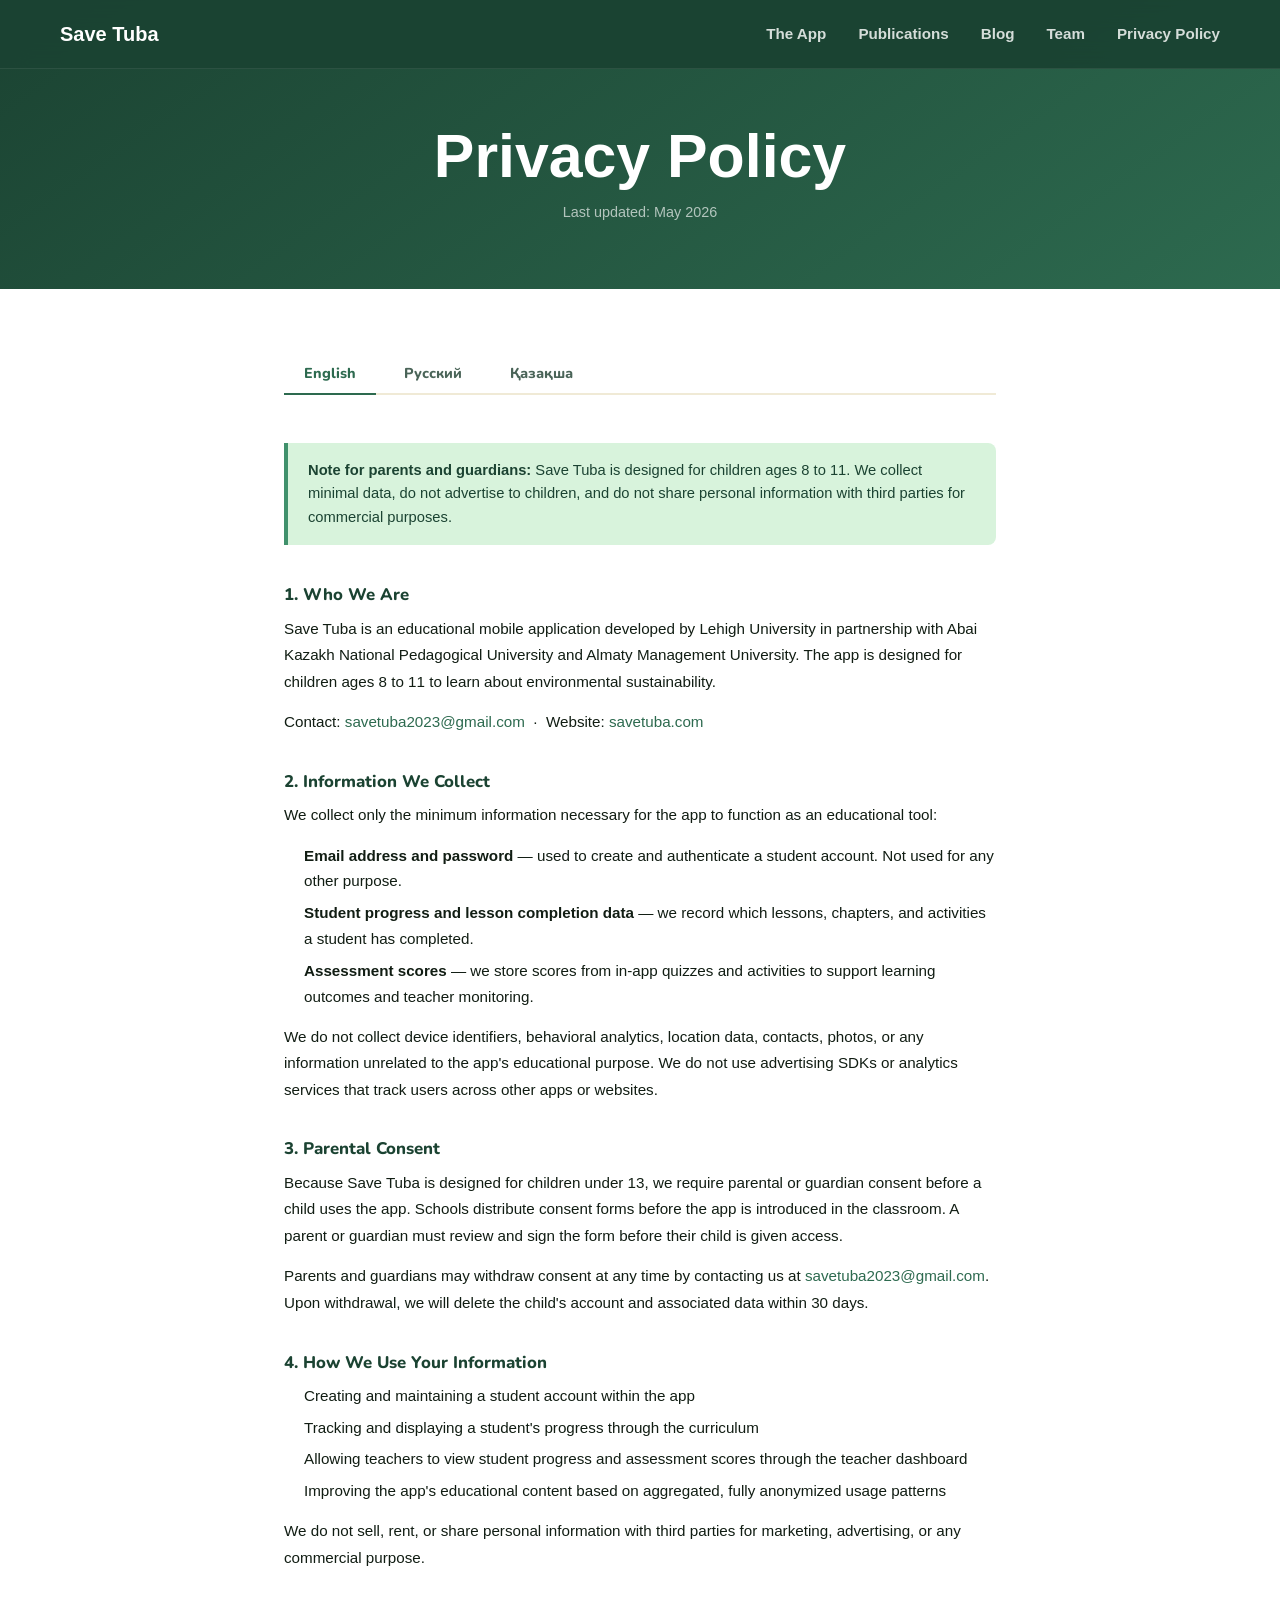
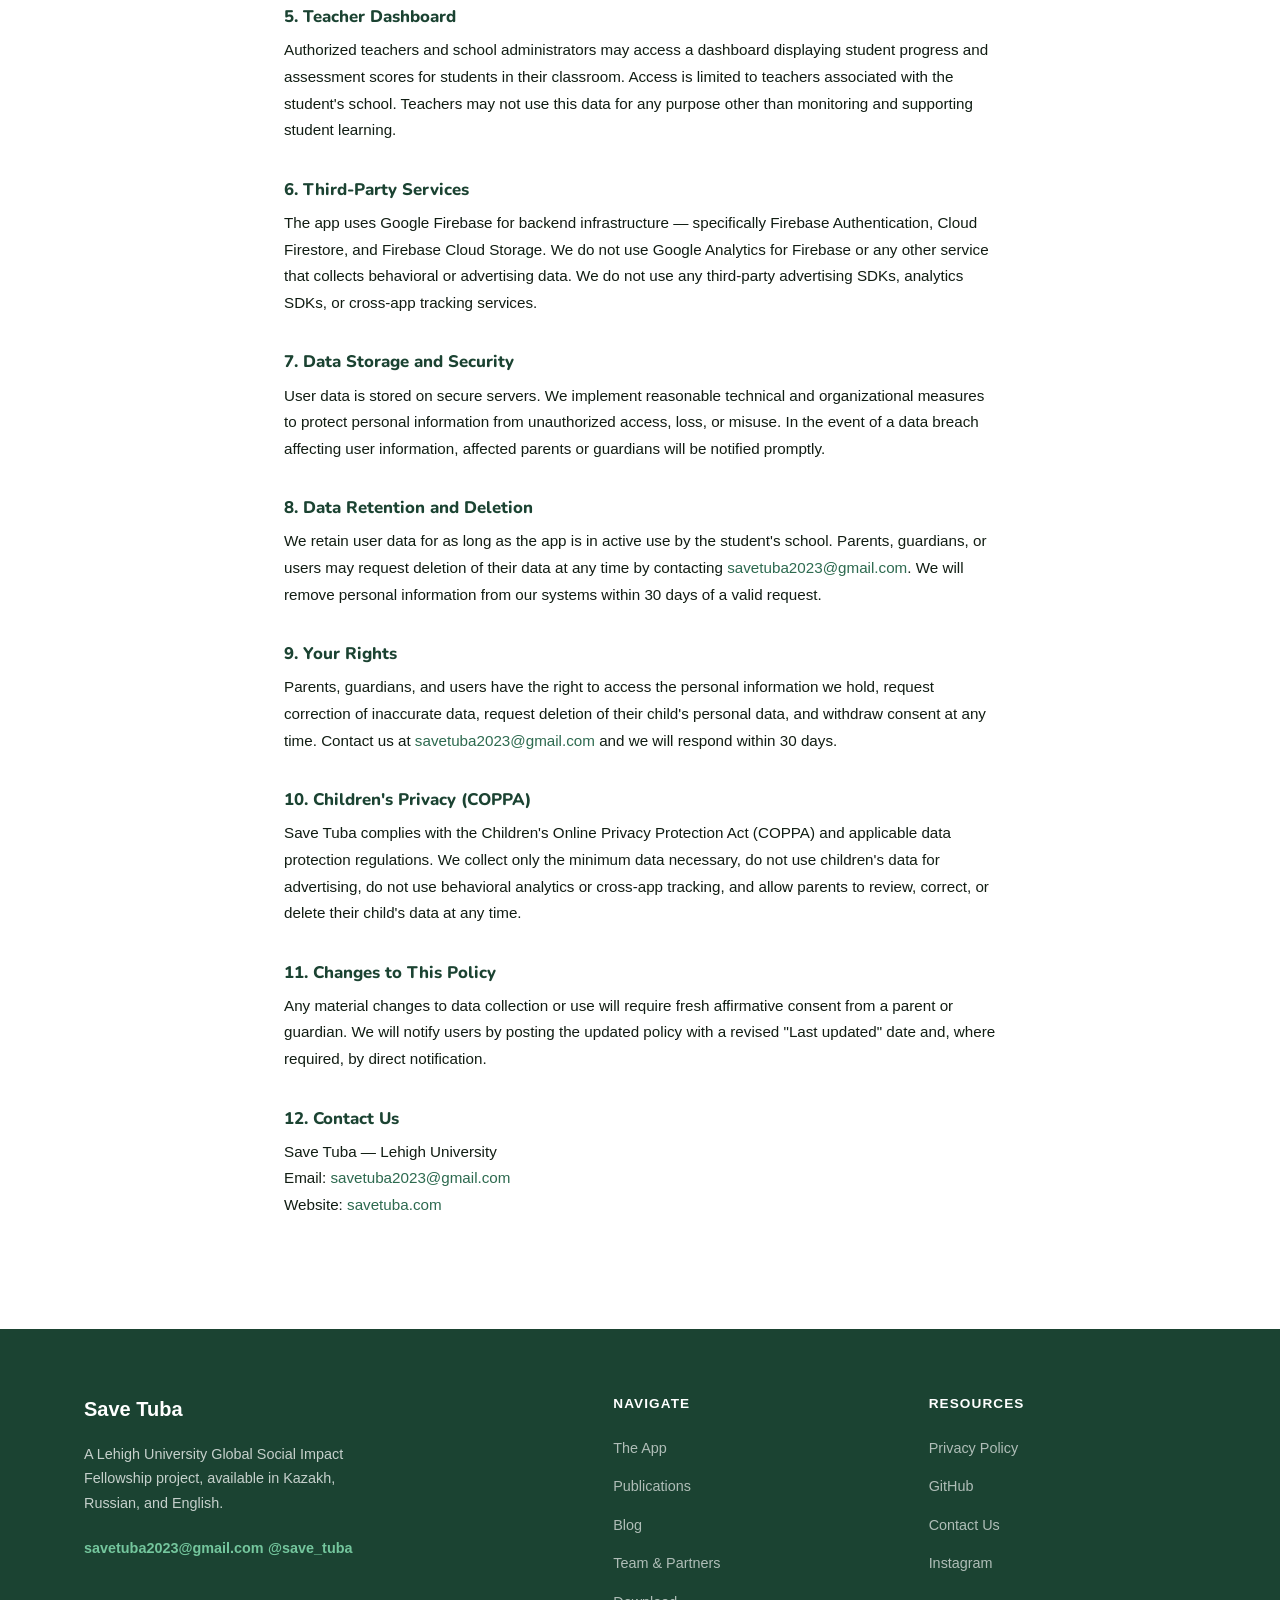
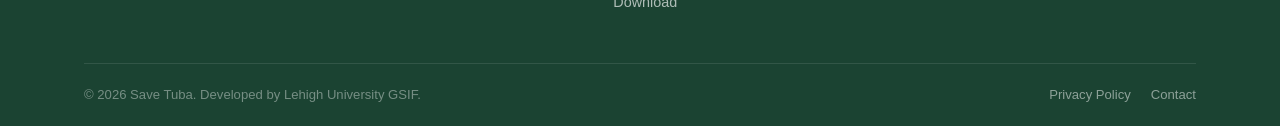
<file: privacy-policy.html>
<!DOCTYPE html>
<html lang="en">
<head>
  <meta charset="UTF-8" />
  <meta name="viewport" content="width=device-width, initial-scale=1.0" />
  <title>Privacy Policy — Save Tuba</title>
  <link rel="preconnect" href="https://fonts.googleapis.com" />
  <link rel="preconnect" href="https://fonts.gstatic.com" crossorigin />
  <link href="https://fonts.googleapis.com/css2?family=Nunito:wght@700;800;900&family=Inter:wght@400;500;600&display=swap" rel="stylesheet" />
  <link rel="icon" type="image/png" href="SaveTubaFavicon.png" />
  <link rel="stylesheet" href="styles.css" />
  <style>
    .policy-hero {
      background: linear-gradient(145deg, var(--green-dark) 0%, var(--green-primary) 100%);
      padding: 120px 24px 64px;
      text-align: center;
    }
    .policy-hero h1 { color: var(--white); margin-bottom: 8px; }
    .policy-hero p { color: rgba(255,255,255,0.65); font-size: 0.9rem; }

    .policy-body {
      max-width: 760px;
      margin: 0 auto;
      padding: 64px 24px 96px;
    }

    .lang-tabs {
      display: flex;
      gap: 8px;
      margin-bottom: 48px;
      border-bottom: 2px solid var(--cream-dark);
      padding-bottom: 0;
    }
    .lang-tab {
      padding: 10px 20px;
      font-family: 'Nunito', sans-serif;
      font-weight: 800;
      font-size: 0.9rem;
      color: var(--text-muted);
      background: none;
      border: none;
      cursor: pointer;
      border-bottom: 2px solid transparent;
      margin-bottom: -2px;
      transition: color 0.2s, border-color 0.2s;
    }
    .lang-tab:hover { color: var(--green-primary); }
    .lang-tab.active { color: var(--green-primary); border-bottom-color: var(--green-primary); }

    .lang-section { display: none; }
    .lang-section.active { display: block; }

    .policy-callout {
      background: var(--green-pale);
      border-left: 4px solid var(--green-medium);
      border-radius: 0 var(--radius-sm) var(--radius-sm) 0;
      padding: 16px 20px;
      margin-bottom: 40px;
      font-size: 0.92rem;
      color: var(--green-dark);
      line-height: 1.6;
    }

    .policy-body h2 {
      font-size: 1.05rem;
      color: var(--green-dark);
      margin: 36px 0 10px;
      font-family: 'Nunito', sans-serif;
    }
    .policy-body h2:first-of-type { margin-top: 0; }
    .policy-body p { margin-bottom: 14px; line-height: 1.75; color: var(--text); font-size: 0.95rem; }
    .policy-body ul { padding-left: 20px; margin-bottom: 14px; }
    .policy-body li { margin-bottom: 6px; line-height: 1.7; color: var(--text); font-size: 0.95rem; }
    .policy-body a { color: var(--green-primary); }
  </style>
</head>
<body>

  <!-- ===== NAVIGATION ===== -->
  <nav class="nav">
    <div class="nav-inner">
      <a href="index.html" class="nav-logo">
        <span class="nav-logo-text">Save Tuba</span>
      </a>
      <ul class="nav-links">
        <li><a href="index.html#app">The App</a></li>
        <li><a href="publications.html">Publications</a></li>
        <li><a href="blog.html">Blog</a></li>
        <li><a href="team.html">Team</a></li>
        <li><a href="privacy-policy.html">Privacy Policy</a></li>
      </ul>

      <button class="nav-mobile-toggle" aria-label="Open menu">
        <span></span><span></span><span></span>
      </button>
    </div>
  </nav>

  <!-- ===== HERO ===== -->
  <div class="policy-hero">
    <h1>Privacy Policy</h1>
    <p>Last updated: May 2026</p>
  </div>

  <!-- ===== CONTENT ===== -->
  <div class="policy-body">

    <div class="lang-tabs">
      <button class="lang-tab active" onclick="switchLang('en')">English</button>
      <button class="lang-tab" onclick="switchLang('ru')">Русский</button>
      <button class="lang-tab" onclick="switchLang('kz')">Қазақша</button>
    </div>

    <!-- ENGLISH -->
    <div class="lang-section active" id="lang-en">
      <div class="policy-callout">
        <strong>Note for parents and guardians:</strong> Save Tuba is designed for children ages 8 to 11. We collect minimal data, do not advertise to children, and do not share personal information with third parties for commercial purposes.
      </div>

      <h2>1. Who We Are</h2>
      <p>Save Tuba is an educational mobile application developed by Lehigh University in partnership with Abai Kazakh National Pedagogical University and Almaty Management University. The app is designed for children ages 8 to 11 to learn about environmental sustainability.</p>
      <p>Contact: <a href="mailto:savetuba2023@gmail.com">savetuba2023@gmail.com</a> &nbsp;·&nbsp; Website: <a href="https://savetuba.com">savetuba.com</a></p>

      <h2>2. Information We Collect</h2>
      <p>We collect only the minimum information necessary for the app to function as an educational tool:</p>
      <ul>
        <li><strong>Email address and password</strong> — used to create and authenticate a student account. Not used for any other purpose.</li>
        <li><strong>Student progress and lesson completion data</strong> — we record which lessons, chapters, and activities a student has completed.</li>
        <li><strong>Assessment scores</strong> — we store scores from in-app quizzes and activities to support learning outcomes and teacher monitoring.</li>
      </ul>
      <p>We do not collect device identifiers, behavioral analytics, location data, contacts, photos, or any information unrelated to the app's educational purpose. We do not use advertising SDKs or analytics services that track users across other apps or websites.</p>

      <h2>3. Parental Consent</h2>
      <p>Because Save Tuba is designed for children under 13, we require parental or guardian consent before a child uses the app. Schools distribute consent forms before the app is introduced in the classroom. A parent or guardian must review and sign the form before their child is given access.</p>
      <p>Parents and guardians may withdraw consent at any time by contacting us at <a href="mailto:savetuba2023@gmail.com">savetuba2023@gmail.com</a>. Upon withdrawal, we will delete the child's account and associated data within 30 days.</p>

      <h2>4. How We Use Your Information</h2>
      <ul>
        <li>Creating and maintaining a student account within the app</li>
        <li>Tracking and displaying a student's progress through the curriculum</li>
        <li>Allowing teachers to view student progress and assessment scores through the teacher dashboard</li>
        <li>Improving the app's educational content based on aggregated, fully anonymized usage patterns</li>
      </ul>
      <p>We do not sell, rent, or share personal information with third parties for marketing, advertising, or any commercial purpose.</p>

      <h2>5. Teacher Dashboard</h2>
      <p>Authorized teachers and school administrators may access a dashboard displaying student progress and assessment scores for students in their classroom. Access is limited to teachers associated with the student's school. Teachers may not use this data for any purpose other than monitoring and supporting student learning.</p>

      <h2>6. Third-Party Services</h2>
      <p>The app uses Google Firebase for backend infrastructure — specifically Firebase Authentication, Cloud Firestore, and Firebase Cloud Storage. We do not use Google Analytics for Firebase or any other service that collects behavioral or advertising data. We do not use any third-party advertising SDKs, analytics SDKs, or cross-app tracking services.</p>

      <h2>7. Data Storage and Security</h2>
      <p>User data is stored on secure servers. We implement reasonable technical and organizational measures to protect personal information from unauthorized access, loss, or misuse. In the event of a data breach affecting user information, affected parents or guardians will be notified promptly.</p>

      <h2>8. Data Retention and Deletion</h2>
      <p>We retain user data for as long as the app is in active use by the student's school. Parents, guardians, or users may request deletion of their data at any time by contacting <a href="mailto:savetuba2023@gmail.com">savetuba2023@gmail.com</a>. We will remove personal information from our systems within 30 days of a valid request.</p>

      <h2>9. Your Rights</h2>
      <p>Parents, guardians, and users have the right to access the personal information we hold, request correction of inaccurate data, request deletion of their child's personal data, and withdraw consent at any time. Contact us at <a href="mailto:savetuba2023@gmail.com">savetuba2023@gmail.com</a> and we will respond within 30 days.</p>

      <h2>10. Children's Privacy (COPPA)</h2>
      <p>Save Tuba complies with the Children's Online Privacy Protection Act (COPPA) and applicable data protection regulations. We collect only the minimum data necessary, do not use children's data for advertising, do not use behavioral analytics or cross-app tracking, and allow parents to review, correct, or delete their child's data at any time.</p>

      <h2>11. Changes to This Policy</h2>
      <p>Any material changes to data collection or use will require fresh affirmative consent from a parent or guardian. We will notify users by posting the updated policy with a revised "Last updated" date and, where required, by direct notification.</p>

      <h2>12. Contact Us</h2>
      <p>Save Tuba — Lehigh University<br>
      Email: <a href="mailto:savetuba2023@gmail.com">savetuba2023@gmail.com</a><br>
      Website: <a href="https://savetuba.com">savetuba.com</a></p>
    </div>

    <!-- RUSSIAN -->
    <div class="lang-section" id="lang-ru">
      <div class="policy-callout">
        <strong>Уважаемые родители и опекуны:</strong> приложение Save Tuba предназначено для детей в возрасте от 8 до 11 лет. Мы собираем минимальный объём данных, не показываем рекламу детям и не передаём персональные данные третьим лицам в коммерческих целях.
      </div>

      <h2>1. О нас</h2>
      <p>Save Tuba — образовательное мобильное приложение, разработанное Университетом Лихай в партнёрстве с Казахским национальным педагогическим университетом имени Абая и Алматинским университетом менеджмента. Приложение предназначено для детей в возрасте 8–11 лет и посвящено теме экологической устойчивости.</p>
      <p>Контакт: <a href="mailto:savetuba2023@gmail.com">savetuba2023@gmail.com</a> &nbsp;·&nbsp; Сайт: <a href="https://savetuba.com">savetuba.com</a></p>

      <h2>2. Информация, которую мы собираем</h2>
      <p>Мы собираем только минимально необходимую информацию для работы приложения в качестве образовательного инструмента:</p>
      <ul>
        <li><strong>Адрес электронной почты и пароль</strong> — используются исключительно для создания и аутентификации учётной записи учащегося.</li>
        <li><strong>Данные о прогрессе и выполнении уроков</strong> — мы фиксируем, какие уроки, разделы и задания выполнил учащийся.</li>
        <li><strong>Результаты тестов</strong> — мы сохраняем баллы за внутренние тесты и задания.</li>
      </ul>
      <p>Мы не собираем идентификаторы устройств, данные поведенческой аналитики, геолокацию, контакты, фотографии или иную информацию, не связанную с образовательными целями. Мы не используем рекламные SDK или сервисы межприложечного отслеживания.</p>

      <h2>3. Согласие родителей</h2>
      <p>Поскольку приложение Save Tuba предназначено для детей младше 13 лет, мы требуем согласия родителей или опекунов до начала использования приложения ребёнком. Школы распространяют формы согласия до введения приложения в учебный процесс. Родитель или опекун должен ознакомиться с формой и подписать её, прежде чем ребёнок получит доступ.</p>
      <p>Родители и опекуны могут отозвать согласие в любое время, обратившись по адресу <a href="mailto:savetuba2023@gmail.com">savetuba2023@gmail.com</a>. После отзыва согласия мы удалим учётную запись ребёнка и связанные с ней данные в течение 30 дней.</p>

      <h2>4. Как мы используем информацию</h2>
      <ul>
        <li>Создание и поддержка учётной записи учащегося</li>
        <li>Отслеживание и отображение прогресса учащегося</li>
        <li>Предоставление учителям доступа к прогрессу через панель учителя</li>
        <li>Улучшение образовательного контента на основе агрегированных, полностью анонимизированных данных</li>
      </ul>
      <p>Мы не продаём, не сдаём в аренду и не передаём персональные данные третьим лицам в маркетинговых, рекламных или иных коммерческих целях.</p>

      <h2>5. Панель учителя</h2>
      <p>Авторизованные учителя и школьные администраторы могут получить доступ к панели, отображающей прогресс учащихся и результаты тестов. Доступ ограничен учителями, связанными со школой учащегося. Учителя не вправе использовать эти данные в каких-либо иных целях, кроме поддержки обучения.</p>

      <h2>6. Сторонние сервисы</h2>
      <p>Приложение использует Google Firebase в качестве серверной инфраструктуры — Firebase Authentication, Cloud Firestore и Firebase Cloud Storage. Мы не используем Google Analytics для Firebase и не применяем какие-либо сервисы, собирающие поведенческие или рекламные данные. Мы не используем сторонние рекламные SDK, аналитические SDK или сервисы межприложечного отслеживания.</p>

      <h2>7. Хранение данных и безопасность</h2>
      <p>Данные пользователей хранятся на защищённых серверах. Мы применяем разумные технические и организационные меры для защиты персональных данных. В случае утечки данных пострадавшие родители или опекуны будут уведомлены незамедлительно.</p>

      <h2>8. Хранение и удаление данных</h2>
      <p>Мы храним данные пользователей до тех пор, пока приложение активно используется школой учащегося. Родители, опекуны или пользователи могут запросить удаление данных в любое время, обратившись по адресу <a href="mailto:savetuba2023@gmail.com">savetuba2023@gmail.com</a>. Мы удалим персональные данные в течение 30 дней с момента получения обоснованного запроса.</p>

      <h2>9. Ваши права</h2>
      <p>Родители, опекуны и пользователи имеют право получить доступ к хранящимся данным, запросить их исправление или удаление, а также отозвать согласие в любое время. Обращайтесь по адресу <a href="mailto:savetuba2023@gmail.com">savetuba2023@gmail.com</a>. Мы ответим в течение 30 дней.</p>

      <h2>10. Конфиденциальность детей (COPPA)</h2>
      <p>Save Tuba соответствует требованиям COPPA и применимым нормам защиты данных. Мы собираем только минимально необходимые данные, не используем данные детей в рекламных целях, не применяем поведенческую аналитику или межприложечное отслеживание, а также предоставляем родителям возможность в любое время просматривать, исправлять или удалять данные своего ребёнка.</p>

      <h2>11. Изменения в политике конфиденциальности</h2>
      <p>Любые существенные изменения в сборе или использовании данных потребуют нового явного согласия родителя или опекуна. Мы уведомим пользователей путём публикации обновлённой политики с новой датой и, при необходимости, посредством прямого уведомления.</p>

      <h2>12. Контактная информация</h2>
      <p>Save Tuba — Университет Лихай<br>
      Электронная почта: <a href="mailto:savetuba2023@gmail.com">savetuba2023@gmail.com</a><br>
      Сайт: <a href="https://savetuba.com">savetuba.com</a></p>
    </div>

    <!-- KAZAKH -->
    <div class="lang-section" id="lang-kz">
      <div class="policy-callout">
        <strong>Ата-аналар мен қамқоршыларға ескерту:</strong> Save Tuba қолданбасы 8–11 жас аралығындағы балаларға арналған. Біз ең аз деректерді жинаймыз, балаларға жарнама көрсетпейміз және жеке деректерді коммерциялық мақсатта үшінші тұлғаларға бермейміз.
      </div>

      <h2>1. Біз туралы</h2>
      <p>Save Tuba — Лихай университеті Абай атындағы Қазақ ұлттық педагогикалық университеті және Алматы менеджмент университетімен бірлесіп әзірлеген білім беру мобильді қолданбасы. Қолданба 8–11 жас аралығындағы балаларға экологиялық тұрақтылық туралы білім беруге арналған.</p>
      <p>Байланыс: <a href="mailto:savetuba2023@gmail.com">savetuba2023@gmail.com</a> &nbsp;·&nbsp; Сайт: <a href="https://savetuba.com">savetuba.com</a></p>

      <h2>2. Біз жинайтын ақпарат</h2>
      <p>Біз қолданбаның білім беру құралы ретінде жұмыс істеуі үшін қажетті ең аз ақпаратты ғана жинаймыз:</p>
      <ul>
        <li><strong>Электрондық пошта мекенжайы және құпия сөз</strong> — тек оқушының есептік жазбасын жасау және аутентификациялау үшін пайдаланылады.</li>
        <li><strong>Оқу прогресі және сабақтарды аяқтау туралы деректер</strong> — оқушының қандай сабақтарды, тараулар мен тапсырмаларды орындағаны тіркеледі.</li>
        <li><strong>Бағалау нәтижелері</strong> — қолданбадағы тест және тапсырмалардың нәтижелері сақталады.</li>
      </ul>
      <p>Біз құрылғы идентификаторларын, мінез-құлық аналитикасын, геолокацияны, контактілерді, фотосуреттерді немесе білім беру мақсатына қатысы жоқ кез келген ақпаратты жинамаймыз.</p>

      <h2>3. Ата-аналардың келісімі</h2>
      <p>Save Tuba 13 жасқа дейінгі балаларға арналғандықтан, баланың қолданбаны пайдалануы алдында ата-ана немесе қамқоршының келісімі қажет. Мектептер қолданба сыныпта енгізілмес бұрын ата-аналардың келісім нысандарын таратады.</p>
      <p>Ата-аналар мен қамқоршылар кез келген уақытта <a href="mailto:savetuba2023@gmail.com">savetuba2023@gmail.com</a> мекенжайына хабарласу арқылы келісімдерін кері қайтара алады. Келісім кері қайтарылғаннан кейін 30 күн ішінде баланың есептік жазбасы мен деректері жойылады.</p>

      <h2>4. Ақпаратты қалай пайдаланамыз</h2>
      <ul>
        <li>Оқушының есептік жазбасын жасау және қолдау</li>
        <li>Оқушының прогресін бақылау және көрсету</li>
        <li>Мұғалімдерге мұғалімдер тақтасы арқылы прогреске қол жеткізуге мүмкіндік беру</li>
        <li>Толық анонимдендірілген жиынтық деректер негізінде білім беру мазмұнын жетілдіру</li>
      </ul>
      <p>Біз жеке деректерді маркетинг, жарнама немесе кез келген коммерциялық мақсатта үшінші тұлғаларға сатпаймыз, жалға бермейміз немесе бермейміз.</p>

      <h2>5. Мұғалімдер тақтасы</h2>
      <p>Уәкілетті мұғалімдер мен мектеп әкімшілері оқушылардың прогресін және бағалау нәтижелерін көрсететін тақтаға қол жеткізе алады. Қол жеткізу тек оқушының мектебімен байланысты мұғалімдермен шектелген.</p>

      <h2>6. Үшінші тарап қызметтері</h2>
      <p>Қолданба серверлік инфрақұрылым үшін Google Firebase пайдаланады — Firebase Authentication, Cloud Firestore және Firebase Cloud Storage. Біз Firebase үшін Google Analytics немесе мінез-құлық не жарнама деректерін жинайтын кез келген Firebase қызметін пайдаланбаймыз.</p>

      <h2>7. Деректерді сақтау және қауіпсіздік</h2>
      <p>Пайдаланушылардың деректері қауіпсіз серверлерде сақталады. Жеке деректерді рұқсатсыз қол жеткізуден қорғау үшін ақылға қонымды техникалық және ұйымдастырушылық шаралар қолданылады. Деректер бұзылған жағдайда зардап шеккен ата-аналар немесе қамқоршылар дереу хабарландырылады.</p>

      <h2>8. Деректерді сақтау және жою</h2>
      <p>Деректер оқушының мектебі қолданбаны белсенді пайдаланып тұрған уақытқа дейін сақталады. Ата-аналар, қамқоршылар немесе пайдаланушылар кез келген уақытта <a href="mailto:savetuba2023@gmail.com">savetuba2023@gmail.com</a> мекенжайына хабарласу арқылы деректерді жоюды сұрай алады. Негізделген сұраныс алынғаннан кейін 30 күн ішінде жеке деректер жойылады.</p>

      <h2>9. Сіздің құқықтарыңыз</h2>
      <p>Ата-аналар, қамқоршылар және пайдаланушылар сақталған деректерге қол жеткізуге, дұрыс емес деректерді түзетуді сұрауға, деректерді жоюды сұрауға және кез келген уақытта келісімді кері қайтаруға құқылы. <a href="mailto:savetuba2023@gmail.com">savetuba2023@gmail.com</a> мекенжайына хабарласыңыз. Біз 30 күн ішінде жауап береміз.</p>

      <h2>10. Балалардың құпиялылығы (COPPA)</h2>
      <p>Save Tuba COPPA талаптарына және қолданылатын деректерді қорғау нормаларына сәйкес келеді. Біз тек қажетті ең аз деректерді жинаймыз, балалардың деректерін жарнамалық мақсатта пайдаланбаймыз, мінез-құлық аналитикасы мен қолданбааралық бақылауды қолданбаймыз, сондай-ақ ата-аналарға кез келген уақытта баласының деректерін қарауға, түзетуге немесе жоюға мүмкіндік береміз.</p>

      <h2>11. Құпиялылық саясатына өзгерістер</h2>
      <p>Деректерді жинауға немесе пайдалануға қатысты кез келген маңызды өзгерістер ата-ана немесе қамқоршының жаңа нақты келісімін талап етеді. Пайдаланушылар жаңартылған саясатты жаңа күнмен жариялау арқылы және қажет болған жағдайда тікелей хабарландыру арқылы хабардар етіледі.</p>

      <h2>12. Бізбен байланысу</h2>
      <p>Save Tuba — Лихай университеті<br>
      Электрондық пошта: <a href="mailto:savetuba2023@gmail.com">savetuba2023@gmail.com</a><br>
      Сайт: <a href="https://savetuba.com">savetuba.com</a></p>
    </div>

  </div>

  <!-- ===== FOOTER ===== -->
  <footer class="footer">
    <div class="container">
      <div class="footer-grid">
        <div class="footer-brand">
          <a href="index.html" class="nav-logo">
            <span class="nav-logo-text">Save Tuba</span>
          </a>
          <p class="footer-brand-desc">
            A Lehigh University Global Social Impact Fellowship project, available in Kazakh, Russian, and English.
          </p>
          <div class="footer-contact">
            <a href="mailto:savetuba2023@gmail.com">savetuba2023@gmail.com</a>
            <a href="https://www.instagram.com/save_tuba" target="_blank" rel="noopener">@save_tuba</a>
          </div>
        </div>
        <div>
          <div class="footer-col-title">Navigate</div>
          <ul class="footer-links">
            <li><a href="index.html#app">The App</a></li>
            <li><a href="publications.html">Publications</a></li>
            <li><a href="blog.html">Blog</a></li>
            <li><a href="team.html">Team &amp; Partners</a></li>
            <li><a href="index.html#download">Download</a></li>
          </ul>
        </div>
        <div>
          <div class="footer-col-title">Resources</div>
          <ul class="footer-links">
            <li><a href="privacy-policy.html">Privacy Policy</a></li>
            <li><a href="https://github.com/SaveTubaTeam/saveTuba" target="_blank" rel="noopener">GitHub</a></li>
            <li><a href="mailto:savetuba2023@gmail.com">Contact Us</a></li>
            <li><a href="https://www.instagram.com/save_tuba" target="_blank" rel="noopener">Instagram</a></li>
          </ul>
        </div>
      </div>
      <div class="footer-bottom">
        <p>© 2026 Save Tuba. Developed by Lehigh University GSIF.</p>
        <div class="footer-bottom-links">
          <a href="privacy-policy.html">Privacy Policy</a>
          <a href="mailto:savetuba2023@gmail.com">Contact</a>
        </div>
      </div>
    </div>
  </footer>

  <script>
    function switchLang(lang) {
      document.querySelectorAll('.lang-section').forEach(s => s.classList.remove('active'));
      document.querySelectorAll('.lang-tab').forEach(t => t.classList.remove('active'));
      document.getElementById('lang-' + lang).classList.add('active');
      event.target.classList.add('active');
    }
  </script>

<script>
  document.querySelector('.nav-mobile-toggle').addEventListener('click', function() {
    document.querySelector('.nav-links').classList.toggle('open');
    this.setAttribute('aria-expanded', document.querySelector('.nav-links').classList.contains('open'));
  });
</script>
</body>
</html>
</file>
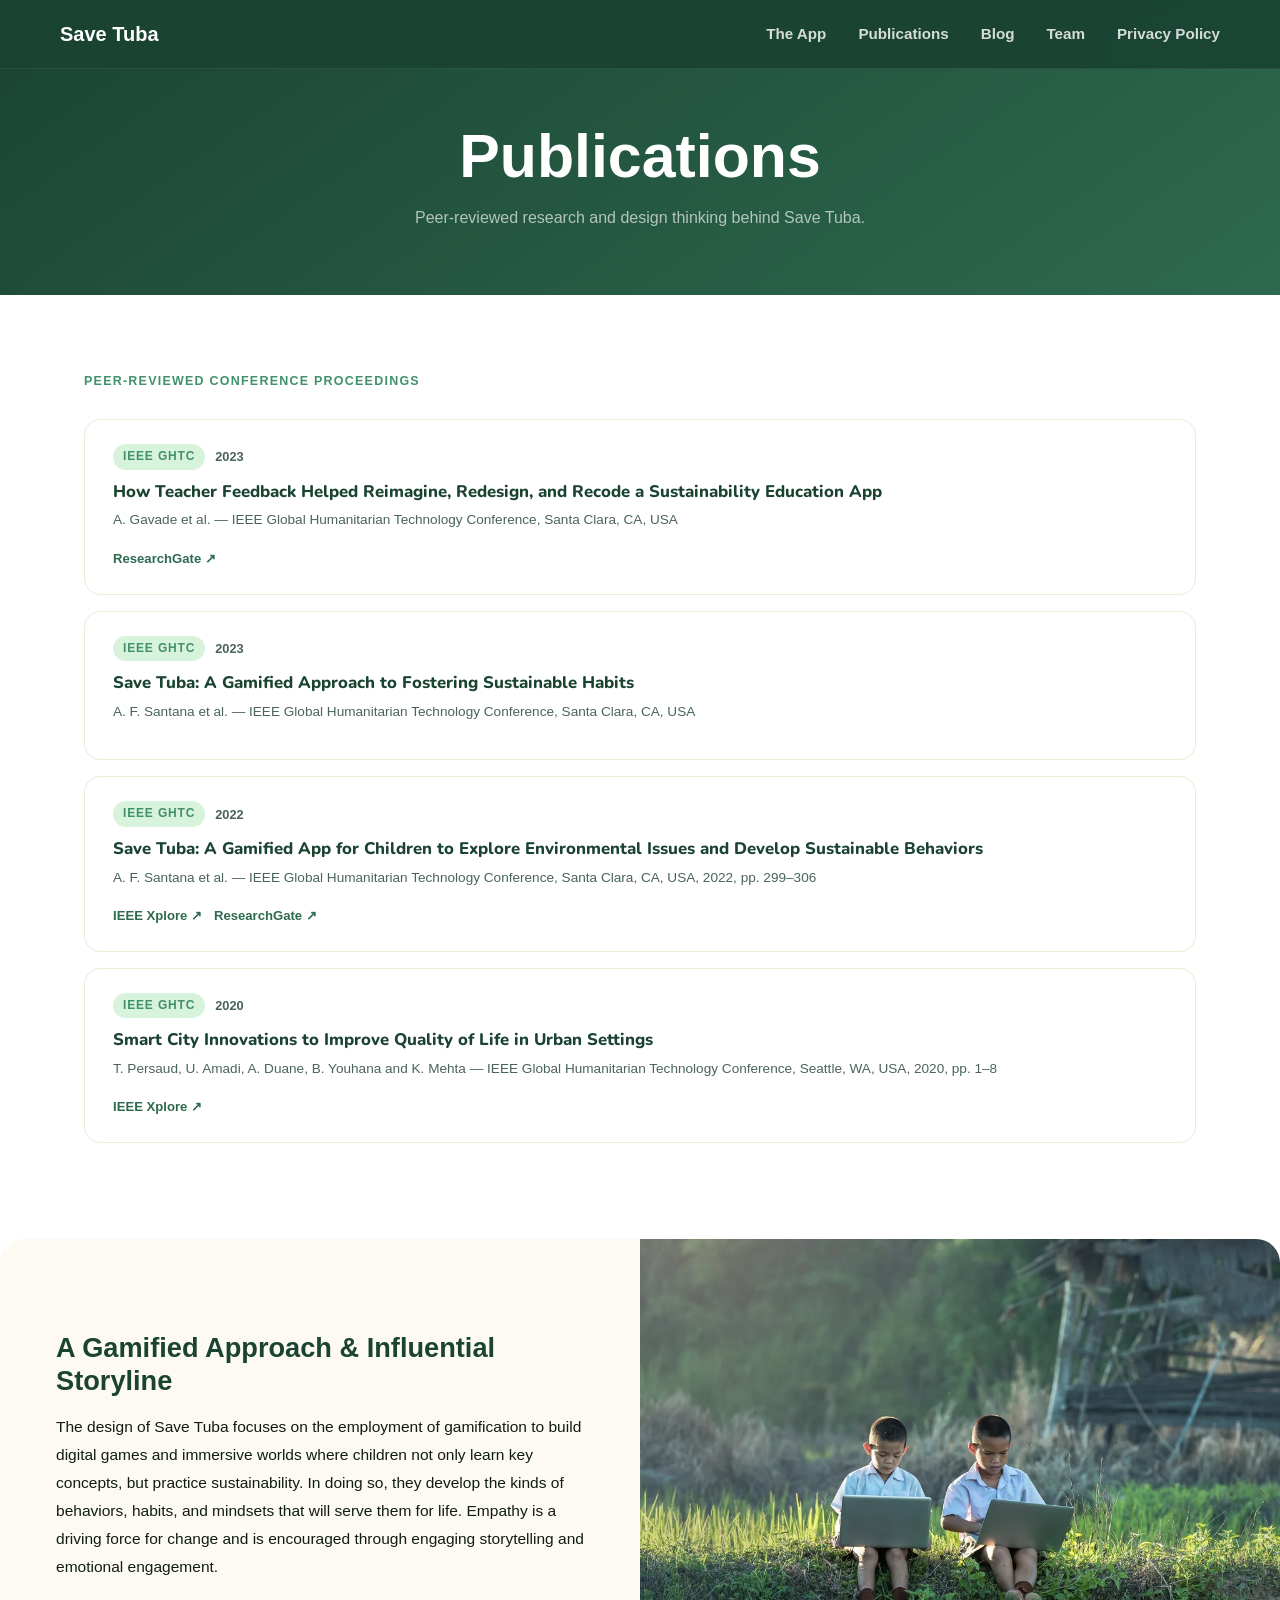
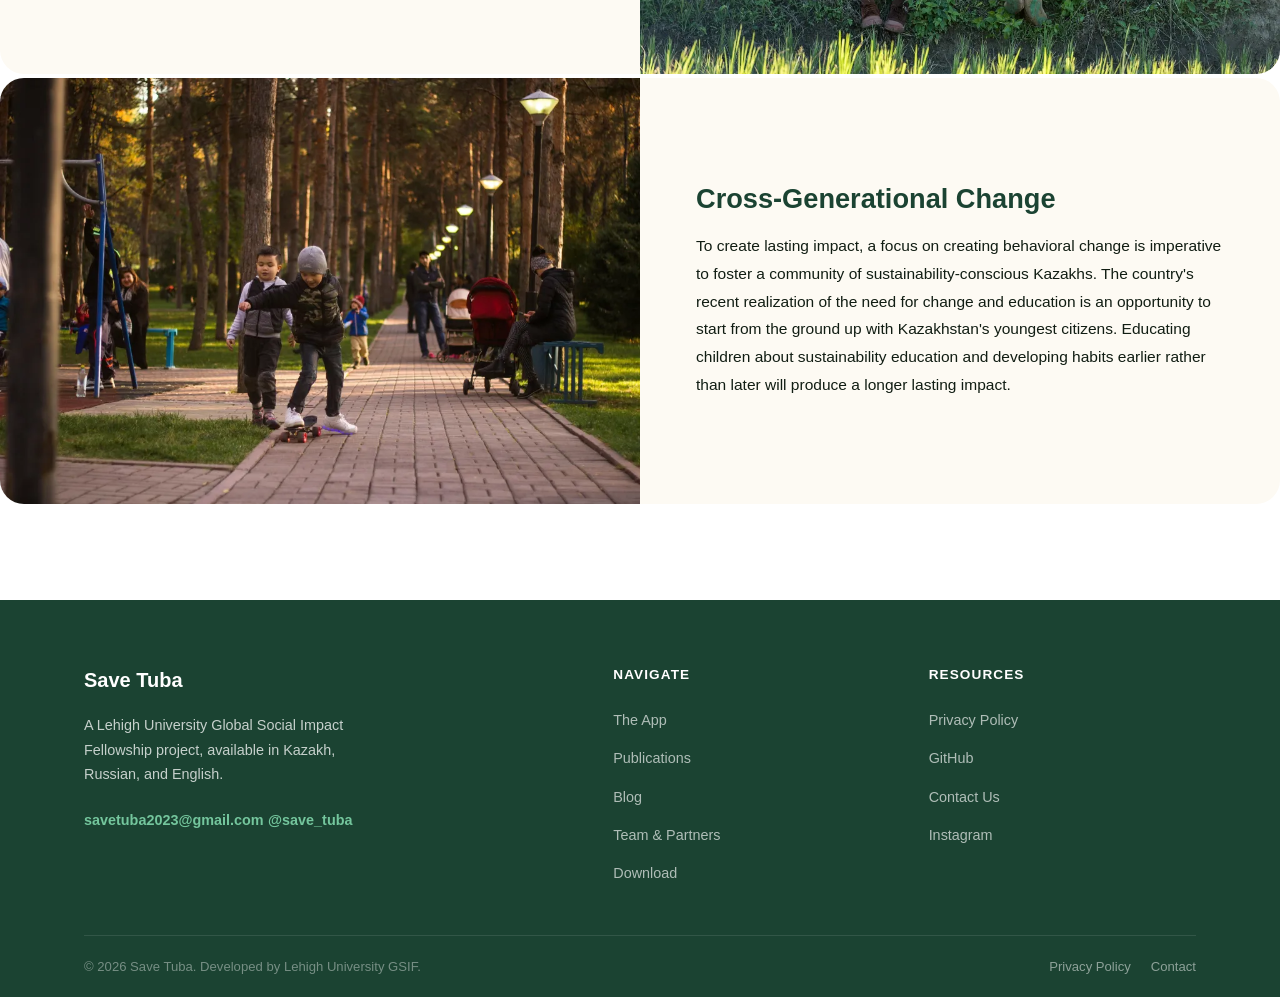
<file: publications.html>
<!DOCTYPE html>
<html lang="en">
<head>
  <meta charset="UTF-8" />
  <meta name="viewport" content="width=device-width, initial-scale=1.0" />
  <title>Publications — Save Tuba</title>
  <link rel="preconnect" href="https://fonts.googleapis.com" />
  <link rel="preconnect" href="https://fonts.gstatic.com" crossorigin />
  <link href="https://fonts.googleapis.com/css2?family=Nunito:wght@700;800;900&family=Inter:wght@400;500;600&display=swap" rel="stylesheet" />
  <link rel="icon" type="image/png" href="SaveTubaFavicon.png" />
  <link rel="stylesheet" href="styles.css" />
  <style>
    .pub-hero {
      background: linear-gradient(145deg, var(--green-dark) 0%, var(--green-primary) 100%);
      padding: 120px 24px 64px;
      text-align: center;
    }
    .pub-hero h1 { color: var(--white); margin-bottom: 12px; }
    .pub-hero p  { color: rgba(255,255,255,0.65); max-width: 520px; margin: 0 auto; font-size: 1rem; line-height: 1.6; }

    .pub-body {
      max-width: var(--max-width);
      margin: 0 auto;
      padding: 72px 24px 0;
    }

    /* ── section label ── */
    .pub-section-label {
      display: inline-block;
      font-size: 0.78rem;
      font-weight: 700;
      text-transform: uppercase;
      letter-spacing: 0.1em;
      color: var(--green-medium);
      margin-bottom: 28px;
    }

    /* ── paper list ── */
    .paper-list {
      display: flex;
      flex-direction: column;
      gap: 16px;
      margin-bottom: 96px;
    }

    .paper-card {
      border: 1px solid var(--cream-dark);
      border-radius: var(--radius-md);
      padding: 24px 28px;
      background: var(--white);
    }

    .paper-meta {
      display: flex;
      align-items: center;
      gap: 10px;
      margin-bottom: 10px;
      flex-wrap: wrap;
    }
    .paper-venue {
      font-size: 0.75rem;
      font-weight: 700;
      text-transform: uppercase;
      letter-spacing: 0.07em;
      color: var(--green-medium);
      background: var(--green-pale);
      padding: 3px 10px;
      border-radius: 100px;
    }
    .paper-year {
      font-size: 0.8rem;
      color: var(--text-muted);
      font-weight: 600;
    }
    .paper-status {
      font-size: 0.75rem;
      color: var(--text-muted);
      background: var(--cream-dark);
      padding: 3px 10px;
      border-radius: 100px;
      font-style: italic;
    }

    .paper-title {
      font-family: 'Nunito', sans-serif;
      font-weight: 800;
      font-size: 1.05rem;
      color: var(--green-dark);
      margin-bottom: 6px;
      line-height: 1.4;
    }
    .paper-authors {
      font-size: 0.85rem;
      color: var(--text-muted);
      margin-bottom: 12px;
    }

    .paper-abstract-toggle {
      background: none;
      border: none;
      font-size: 0.82rem;
      font-weight: 600;
      color: var(--green-primary);
      cursor: pointer;
      padding: 0;
      display: flex;
      align-items: center;
      gap: 6px;
      transition: color 0.15s;
    }
    .paper-abstract-toggle:hover { color: var(--green-dark); }
    .paper-abstract-toggle .arrow { transition: transform 0.2s; display: inline-block; }
    .paper-abstract-toggle.open .arrow { transform: rotate(90deg); }

    .paper-abstract {
      display: none;
      margin-top: 14px;
      font-size: 0.88rem;
      color: var(--text);
      line-height: 1.75;
      border-left: 3px solid var(--green-pale);
      padding-left: 16px;
    }
    .paper-abstract.open { display: block; }

    .paper-actions {
      display: flex;
      gap: 12px;
      margin-top: 16px;
      flex-wrap: wrap;
    }
    .paper-link {
      font-size: 0.82rem;
      font-weight: 600;
      color: var(--green-primary);
      text-decoration: none;
      display: flex;
      align-items: center;
      gap: 4px;
    }
    .paper-link:hover { color: var(--green-dark); text-decoration: underline; }

    /* ── checkerboard blurbs ── */
    .blurb-section {
      padding: 0 0 96px;
    }
    .blurb-row {
      display: grid;
      grid-template-columns: 1fr 1fr;
      gap: 0;
      border-radius: var(--radius-lg);
      overflow: hidden;
      margin-bottom: 4px;
    }
    .blurb-row:last-child { margin-bottom: 0; }

    .blurb-text {
      background: var(--cream);
      padding: 64px 56px;
      display: flex;
      flex-direction: column;
      justify-content: center;
    }
    .blurb-text h2 {
      font-size: clamp(1.3rem, 2.5vw, 1.7rem);
      color: var(--green-dark);
      margin-bottom: 16px;
    }
    .blurb-text p {
      font-size: 0.97rem;
      color: var(--text);
      line-height: 1.8;
    }

    .blurb-image {
      background: var(--green-pale);
      min-height: 360px;
      display: flex;
      align-items: center;
      justify-content: center;
      overflow: hidden;
    }
    .blurb-image img {
      width: 100%;
      height: 100%;
      object-fit: cover;
    }
    .blurb-image-placeholder {
      display: flex;
      flex-direction: column;
      align-items: center;
      gap: 12px;
      color: var(--green-light);
      font-size: 0.82rem;
    }
    .blurb-image-placeholder svg {
      width: 40px;
      height: 40px;
      fill: var(--green-light);
      opacity: 0.6;
    }

    /* checkerboard: odd rows = text left, even = text right */
    .blurb-row:nth-child(even) .blurb-text  { order: 2; }
    .blurb-row:nth-child(even) .blurb-image { order: 1; }

    @media (max-width: 768px) {
      .blurb-row { grid-template-columns: 1fr; }
      .blurb-row:nth-child(even) .blurb-text  { order: 2; }
      .blurb-row:nth-child(even) .blurb-image { order: 1; }
      .blurb-text { padding: 40px 28px; }
      .blurb-image { min-height: 240px; }
    }
  </style>
</head>
<body>

  <!-- ===== NAVIGATION ===== -->
  <nav class="nav">
    <div class="nav-inner">
      <a href="index.html" class="nav-logo">
        <span class="nav-logo-text">Save Tuba</span>
      </a>
      <ul class="nav-links">
        <li><a href="index.html#app">The App</a></li>
        <li><a href="publications.html" class="nav-active">Publications</a></li>
        <li><a href="blog.html">Blog</a></li>
        <li><a href="team.html">Team</a></li>
        <li><a href="privacy-policy.html">Privacy Policy</a></li>
      </ul>

      <button class="nav-mobile-toggle" aria-label="Open menu">
        <span></span><span></span><span></span>
      </button>
    </div>
  </nav>

  <!-- ===== HERO ===== -->
  <div class="pub-hero">
    <h1>Publications</h1>
    <p>Peer-reviewed research and design thinking behind Save Tuba.</p>
  </div>

  <div class="pub-body">

    <!-- ===== PAPERS ===== -->
    <span class="pub-section-label">Peer-Reviewed Conference Proceedings</span>
    <div class="paper-list">

      <div class="paper-card">
        <div class="paper-meta">
          <span class="paper-venue">IEEE GHTC</span>
          <span class="paper-year">2023</span>
        </div>
        <div class="paper-title">How Teacher Feedback Helped Reimagine, Redesign, and Recode a Sustainability Education App</div>
        <div class="paper-authors">A. Gavade et al. — IEEE Global Humanitarian Technology Conference, Santa Clara, CA, USA</div>
        <div class="paper-actions">
          <a href="https://www.researchgate.net/publication/376699526_How_Teacher_Feedback_Helped_Reimagine_Redesign_and_Recode_a_Sustainability_Education_App" target="_blank" rel="noopener" class="paper-link">ResearchGate ↗</a>
        </div>
      </div>

      <div class="paper-card">
        <div class="paper-meta">
          <span class="paper-venue">IEEE GHTC</span>
          <span class="paper-year">2023</span>
        </div>
        <div class="paper-title">Save Tuba: A Gamified Approach to Fostering Sustainable Habits</div>
        <div class="paper-authors">A. F. Santana et al. — IEEE Global Humanitarian Technology Conference, Santa Clara, CA, USA</div>
      </div>

      <div class="paper-card">
        <div class="paper-meta">
          <span class="paper-venue">IEEE GHTC</span>
          <span class="paper-year">2022</span>
        </div>
        <div class="paper-title">Save Tuba: A Gamified App for Children to Explore Environmental Issues and Develop Sustainable Behaviors</div>
        <div class="paper-authors">A. F. Santana et al. — IEEE Global Humanitarian Technology Conference, Santa Clara, CA, USA, 2022, pp. 299–306</div>
        <div class="paper-actions">
          <a href="https://ieeexplore.ieee.org/stamp/stamp.jsp?tp=&arnumber=9911044&isnumber=9910605" target="_blank" rel="noopener" class="paper-link">IEEE Xplore ↗</a>
          <a href="https://www.researchgate.net/publication/364559269_Save_Tuba_A_Gamified_App_for_Children_to_Explore_Environmental_Issues_and_Develop_Sustainable_Behaviors" target="_blank" rel="noopener" class="paper-link">ResearchGate ↗</a>
        </div>
      </div>

      <div class="paper-card">
        <div class="paper-meta">
          <span class="paper-venue">IEEE GHTC</span>
          <span class="paper-year">2020</span>
        </div>
        <div class="paper-title">Smart City Innovations to Improve Quality of Life in Urban Settings</div>
        <div class="paper-authors">T. Persaud, U. Amadi, A. Duane, B. Youhana and K. Mehta — IEEE Global Humanitarian Technology Conference, Seattle, WA, USA, 2020, pp. 1–8</div>
        <div class="paper-actions">
          <a href="https://ieeexplore.ieee.org/stamp/stamp.jsp?tp=&arnumber=9342905&isnumber=9342622" target="_blank" rel="noopener" class="paper-link">IEEE Xplore ↗</a>
        </div>
      </div>

    </div>
  </div>

  <!-- ===== CHECKERBOARD BLURBS ===== -->
  <section class="blurb-section">

    <div class="blurb-row">
      <div class="blurb-text">
        <h2>A Gamified Approach &amp; Influential Storyline</h2>
        <p>The design of Save Tuba focuses on the employment of gamification to build digital games and immersive worlds where children not only learn key concepts, but practice sustainability. In doing so, they develop the kinds of behaviors, habits, and mindsets that will serve them for life. Empathy is a driving force for change and is encouraged through engaging storytelling and emotional engagement.</p>
      </div>
      <div class="blurb-image">
        <img src="images/publications/501c5-children-1822559-2.webp" alt="Children learning">
      </div>
    </div>

    <div class="blurb-row">
      <div class="blurb-text">
        <h2>Cross-Generational Change</h2>
        <p>To create lasting impact, a focus on creating behavioral change is imperative to foster a community of sustainability-conscious Kazakhs. The country's recent realization of the need for change and education is an opportunity to start from the ground up with Kazakhstan's youngest citizens. Educating children about sustainability education and developing habits earlier rather than later will produce a longer lasting impact.</p>
      </div>
      <div class="blurb-image">
        <img src="images/publications/3ae02-kids-5426102-1.webp" alt="Children learning">
      </div>
    </div>

  </section>

  <!-- ===== FOOTER ===== -->
  <footer class="footer">
    <div class="container">
      <div class="footer-grid">
        <div class="footer-brand">
          <a href="index.html" class="nav-logo">
            <span class="nav-logo-text">Save Tuba</span>
          </a>
          <p class="footer-brand-desc">
            A Lehigh University Global Social Impact Fellowship project, available in Kazakh, Russian, and English.
          </p>
          <div class="footer-contact">
            <a href="mailto:savetuba2023@gmail.com">savetuba2023@gmail.com</a>
            <a href="https://www.instagram.com/save_tuba" target="_blank" rel="noopener">@save_tuba</a>
          </div>
        </div>
        <div>
          <div class="footer-col-title">Navigate</div>
          <ul class="footer-links">
            <li><a href="index.html#app">The App</a></li>
            <li><a href="publications.html">Publications</a></li>
            <li><a href="blog.html">Blog</a></li>
            <li><a href="team.html">Team &amp; Partners</a></li>
            <li><a href="index.html#download">Download</a></li>
          </ul>
        </div>
        <div>
          <div class="footer-col-title">Resources</div>
          <ul class="footer-links">
            <li><a href="privacy-policy.html">Privacy Policy</a></li>
            <li><a href="https://github.com/SaveTubaTeam/saveTuba" target="_blank" rel="noopener">GitHub</a></li>
            <li><a href="mailto:savetuba2023@gmail.com">Contact Us</a></li>
            <li><a href="https://www.instagram.com/save_tuba" target="_blank" rel="noopener">Instagram</a></li>
          </ul>
        </div>
      </div>
      <div class="footer-bottom">
        <p>© 2026 Save Tuba. Developed by Lehigh University GSIF.</p>
        <div class="footer-bottom-links">
          <a href="privacy-policy.html">Privacy Policy</a>
          <a href="mailto:savetuba2023@gmail.com">Contact</a>
        </div>
      </div>
    </div>
  </footer>

  <script>
    document.querySelector('.nav-mobile-toggle').addEventListener('click', function() {
      document.querySelector('.nav-links').classList.toggle('open');
      this.setAttribute('aria-expanded', document.querySelector('.nav-links').classList.contains('open'));
    });

    function toggleAbstract(btn) {
      btn.classList.toggle('open');
      btn.nextElementSibling.classList.toggle('open');
    }
  </script>

</body>
</html>
</file>
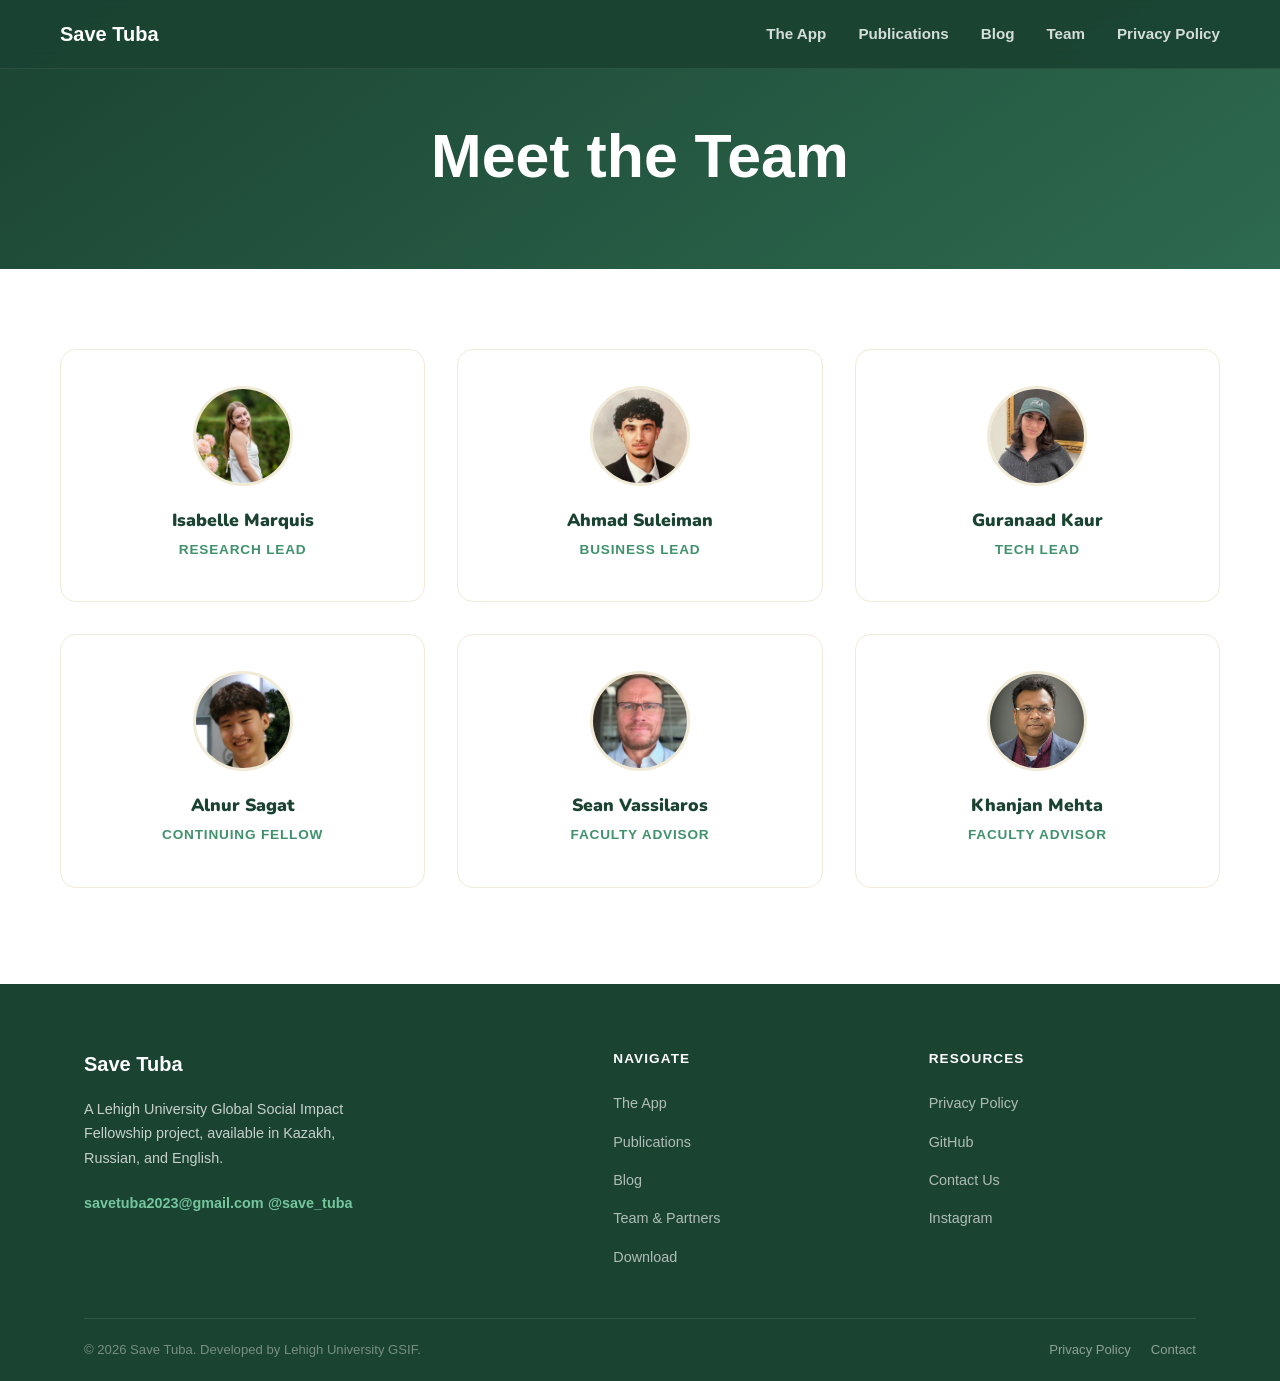
<file: team.html>
<!DOCTYPE html>
<html lang="en">
<head>
  <meta charset="UTF-8" />
  <meta name="viewport" content="width=device-width, initial-scale=1.0" />
  <title>Team — Save Tuba</title>
  <link rel="preconnect" href="https://fonts.googleapis.com" />
  <link rel="preconnect" href="https://fonts.gstatic.com" crossorigin />
  <link href="https://fonts.googleapis.com/css2?family=Nunito:wght@700;800;900&family=Inter:wght@400;500;600&display=swap" rel="stylesheet" />
  <link rel="icon" type="image/png" href="SaveTubaFavicon.png" />
  <link rel="stylesheet" href="styles.css" />
  <style>
    .team-hero {
      background: linear-gradient(145deg, var(--green-dark) 0%, var(--green-primary) 100%);
      padding: 120px 24px 64px;
      text-align: center;
    }
    .team-hero h1 { color: var(--white); margin-bottom: 12px; }
    .team-hero p { color: rgba(255,255,255,0.65); max-width: 480px; margin: 0 auto; font-size: 1rem; line-height: 1.6; }

    .team-section {
      padding: 80px 24px 96px;
    }
    .team-container {
      max-width: var(--max-width);
      margin: 0 auto;
    }

    .team-grid {
      display: grid;
      grid-template-columns: repeat(3, 1fr);
      gap: 32px;
    }

    .member-card {
      background: var(--white);
      border: 1px solid var(--cream-dark);
      border-radius: var(--radius-md);
      padding: 36px 24px 28px;
      text-align: center;
    }

    .member-photo {
      width: 100px;
      height: 100px;
      border-radius: 50%;
      background: var(--green-pale);
      margin: 0 auto 20px;
      overflow: hidden;
      border: 3px solid var(--cream-dark);
      display: flex;
      align-items: center;
      justify-content: center;
    }
    .member-photo svg {
      width: 56px;
      height: 56px;
      fill: var(--green-light);
    }
    .member-photo img {
      width: 100%;
      height: 100%;
      object-fit: cover;
    }

    .member-name {
      font-family: 'Nunito', sans-serif;
      font-weight: 900;
      font-size: 1.1rem;
      color: var(--green-dark);
      margin-bottom: 4px;
    }
    .member-role {
      font-size: 0.85rem;
      font-weight: 600;
      color: var(--green-medium);
      text-transform: uppercase;
      letter-spacing: 0.06em;
      margin-bottom: 12px;
    }
    .member-bio {
      font-size: 0.88rem;
      color: var(--text-muted);
      line-height: 1.6;
    }

    @media (max-width: 768px) {
      .team-grid { grid-template-columns: repeat(2, 1fr); gap: 20px; }
    }
    @media (max-width: 480px) {
      .team-grid { grid-template-columns: 1fr; }
    }
  </style>
</head>
<body>

  <!-- ===== NAVIGATION ===== -->
  <nav class="nav">
    <div class="nav-inner">
      <a href="index.html" class="nav-logo">
        <span class="nav-logo-text">Save Tuba</span>
      </a>
      <ul class="nav-links">
        <li><a href="index.html#app">The App</a></li>
        <li><a href="publications.html">Publications</a></li>
        <li><a href="blog.html">Blog</a></li>
        <li><a href="team.html" class="nav-active">Team</a></li>
        <li><a href="privacy-policy.html">Privacy Policy</a></li>
      </ul>

      <button class="nav-mobile-toggle" aria-label="Open menu">
        <span></span><span></span><span></span>
      </button>
    </div>
  </nav>

  <!-- ===== HERO ===== -->
  <div class="team-hero">
    <h1>Meet the Team</h1>
  </div>

  <!-- ===== TEAM GRID ===== -->
  <section class="team-section">
    <div class="team-container">
      <div class="team-grid">

        <div class="member-card">
          <div class="member-photo"><img src="images/team/IsabelleMarquis.jpg" alt="Isabelle Marquis"></div>
          <div class="member-name">Isabelle Marquis</div>
          <div class="member-role">Research Lead</div>
        </div>

        <div class="member-card">
          <div class="member-photo"><img src="images/team/AhmadSuleiman.jpg" alt="Ahmad Suleiman"></div>
          <div class="member-name">Ahmad Suleiman</div>
          <div class="member-role">Business Lead</div>
        </div>

        <div class="member-card">
          <div class="member-photo"><img src="images/team/GuranaadKaur.png" alt="Guranaad Kaur"></div>
          <div class="member-name">Guranaad Kaur</div>
          <div class="member-role">Tech Lead</div>
        </div>

        <div class="member-card">
          <div class="member-photo"><img src="images/team/AlnurSagat.jpg" alt="Alnur Sagat"></div>
          <div class="member-name">Alnur Sagat</div>
          <div class="member-role">Continuing Fellow</div>
        </div>

        <div class="member-card">
          <div class="member-photo"><img src="images/team/SeanVassilaros.jpg" alt="Sean Vassilaros"></div>
          <div class="member-name">Sean Vassilaros</div>
          <div class="member-role">Faculty Advisor</div>
        </div>

        <div class="member-card">
          <div class="member-photo"><img src="images/team/KhanjanMehta.jpeg" alt="Khanjan Mehta"></div>
          <div class="member-name">Khanjan Mehta</div>
          <div class="member-role">Faculty Advisor</div>
        </div>

      </div>
    </div>
  </section>

  <!-- ===== FOOTER ===== -->
  <footer class="footer">
    <div class="container">
      <div class="footer-grid">
        <div class="footer-brand">
          <a href="index.html" class="nav-logo">
            <span class="nav-logo-text">Save Tuba</span>
          </a>
          <p class="footer-brand-desc">
            A Lehigh University Global Social Impact Fellowship project, available in Kazakh, Russian, and English.
          </p>
          <div class="footer-contact">
            <a href="mailto:savetuba2023@gmail.com">savetuba2023@gmail.com</a>
            <a href="https://www.instagram.com/save_tuba" target="_blank" rel="noopener">@save_tuba</a>
          </div>
        </div>
        <div>
          <div class="footer-col-title">Navigate</div>
          <ul class="footer-links">
            <li><a href="index.html#app">The App</a></li>
            <li><a href="publications.html">Publications</a></li>
            <li><a href="https://savetuba.com/blogs/" target="_blank" rel="noopener">Blog</a></li>
            <li><a href="team.html">Team &amp; Partners</a></li>
            <li><a href="index.html#download">Download</a></li>
          </ul>
        </div>
        <div>
          <div class="footer-col-title">Resources</div>
          <ul class="footer-links">
            <li><a href="privacy-policy.html">Privacy Policy</a></li>
            <li><a href="https://github.com/SaveTubaTeam/saveTuba" target="_blank" rel="noopener">GitHub</a></li>
            <li><a href="mailto:savetuba2023@gmail.com">Contact Us</a></li>
            <li><a href="https://www.instagram.com/save_tuba" target="_blank" rel="noopener">Instagram</a></li>
          </ul>
        </div>
      </div>
      <div class="footer-bottom">
        <p>© 2026 Save Tuba. Developed by Lehigh University GSIF.</p>
        <div class="footer-bottom-links">
          <a href="privacy-policy.html">Privacy Policy</a>
          <a href="mailto:savetuba2023@gmail.com">Contact</a>
        </div>
      </div>
    </div>
  </footer>

<script>
  document.querySelector('.nav-mobile-toggle').addEventListener('click', function() {
    document.querySelector('.nav-links').classList.toggle('open');
    this.setAttribute('aria-expanded', document.querySelector('.nav-links').classList.contains('open'));
  });
</script>
</body>
</html>
</file>
<file: styles.css>
/* ===== CSS CUSTOM PROPERTIES ===== */
:root {
  --green-dark:    #1B4332;
  --green-primary: #2D6A4F;
  --green-medium:  #40916C;
  --green-light:   #74C69D;
  --green-pale:    #D8F3DC;
  --earth:         #40916C;
  --earth-light:   #74C69D;
  --cream:         #FDFAF3;
  --cream-dark:    #F0EAD6;
  --text:          #111D13;
  --text-muted:    #4A6458;
  --white:         #FFFFFF;

  --radius-sm: 8px;
  --radius-md: 16px;
  --radius-lg: 24px;
  --radius-xl: 40px;

  --shadow-sm: 0 2px 8px rgba(27,67,50,0.08);
  --shadow-md: 0 6px 24px rgba(27,67,50,0.12);
  --shadow-lg: 0 16px 48px rgba(27,67,50,0.16);

  --max-width: 1160px;
  --section-gap: 96px;
}

/* ===== RESET & BASE ===== */
*, *::before, *::after { box-sizing: border-box; margin: 0; padding: 0; }

html { scroll-behavior: smooth; }

body {
  font-family: 'Geologica', sans-serif;
  font-size: 16px;
  line-height: 1.65;
  color: var(--text);
  background: var(--white);
  -webkit-font-smoothing: antialiased;
}

img { display: block; max-width: 100%; height: auto; }
a { color: inherit; text-decoration: none; }
ul { list-style: none; }

/* ===== TYPOGRAPHY ===== */
h1, h2, h3, h4 {
  font-family: 'Playpen Sans', sans-serif;
  font-weight: 800;
  line-height: 1.2;
  color: var(--green-dark);
}

h1 { font-size: clamp(2.4rem, 5vw, 3.8rem); }
h2 { font-size: clamp(1.8rem, 3.5vw, 2.8rem); }
h3 { font-size: clamp(1.1rem, 2vw, 1.4rem); }

.section-label {
  font-size: 0.78rem;
  font-weight: 700;
  letter-spacing: 0.12em;
  text-transform: uppercase;
  color: var(--green-medium);
  margin-bottom: 12px;
  display: block;
}

/* ===== LAYOUT HELPERS ===== */
.container {
  width: 100%;
  max-width: var(--max-width);
  margin: 0 auto;
  padding: 0 24px;
}

.section { padding: var(--section-gap) 0; }

/* ===== BUTTONS ===== */
.btn {
  display: inline-flex;
  align-items: center;
  gap: 8px;
  padding: 14px 28px;
  border-radius: var(--radius-xl);
  font-family: 'Playpen Sans', sans-serif;
  font-size: 1rem;
  font-weight: 700;
  cursor: pointer;
  transition: transform 0.18s ease, box-shadow 0.18s ease, background 0.18s ease;
  border: 2px solid transparent;
  white-space: nowrap;
}

.btn:hover { transform: translateY(-2px); }

.btn-primary {
  background: var(--earth);
  color: var(--white);
}
.btn-primary:hover {
  background: var(--green-medium);
}

.btn-secondary {
  background: transparent;
  color: var(--white);
  border-color: rgba(255,255,255,0.6);
}
.btn-secondary:hover {
  background: rgba(255,255,255,0.12);
  border-color: var(--white);
}

.btn-outline {
  background: transparent;
  color: var(--green-primary);
  border-color: var(--green-primary);
}
.btn-outline:hover {
  background: var(--green-primary);
  color: var(--white);
}

.btn-sm {
  padding: 10px 20px;
  font-size: 0.9rem;
}

/* ===== LANGUAGE TOGGLE ===== */
.nav-right {
  display: flex;
  align-items: center;
  gap: 10px;
}
.lang-toggle {
  display: flex;
  gap: 2px;
}
.lang-btn {
  background: none;
  border: 1px solid rgba(255,255,255,0.25);
  color: rgba(255,255,255,0.6);
  padding: 4px 9px;
  border-radius: 6px;
  font-size: 0.72rem;
  font-weight: 700;
  letter-spacing: 0.05em;
  cursor: pointer;
  transition: all 0.15s;
  font-family: 'Geologica', sans-serif;
}
.lang-btn:hover { background: rgba(255,255,255,0.12); color: var(--white); }
.lang-btn.active { background: rgba(255,255,255,0.18); color: var(--white); border-color: rgba(255,255,255,0.5); }

/* ===== NAVIGATION ===== */
.nav {
  position: fixed;
  top: 0;
  left: 0;
  right: 0;
  z-index: 100;
  padding: 0 24px;
  background: rgba(27, 67, 50, 0.96);
  backdrop-filter: blur(12px);
  -webkit-backdrop-filter: blur(12px);
  border-bottom: 1px solid rgba(255,255,255,0.08);
}

.nav-inner {
  width: 100%;
  max-width: var(--max-width);
  margin: 0 auto;
  display: flex;
  align-items: center;
  justify-content: space-between;
  height: 68px;
}

.nav-logo {
  display: flex;
  align-items: center;
  gap: 10px;
  text-decoration: none;
}

.nav-logo-img {
  width: auto;
  height: 44px;
  object-fit: contain;
}

.nav-logo-text {
  font-family: 'Playpen Sans', sans-serif;
  font-weight: 800;
  font-size: 1.25rem;
  color: var(--white);
}

.nav-links {
  display: flex;
  align-items: center;
  gap: 32px;
}

.nav-links a {
  color: rgba(255,255,255,0.82);
  font-size: 0.95rem;
  font-weight: 600;
  transition: color 0.15s;
}
.nav-links a:hover { color: var(--white); }

.nav-mobile-download { display: none; }

.nav-mobile-toggle {
  display: none;
  flex-direction: column;
  gap: 5px;
  cursor: pointer;
  padding: 4px;
  background: none;
  border: none;
}
.nav-mobile-toggle span {
  display: block;
  width: 24px;
  height: 2px;
  background: var(--white);
  border-radius: 2px;
  transition: 0.3s;
}

/* ===== HERO ===== */
.hero {
  background: linear-gradient(145deg, var(--green-dark) 0%, var(--green-primary) 60%, var(--green-medium) 100%);
  display: flex;
  align-items: center;
  padding-top: 68px;
  position: relative;
  overflow: hidden;
}

.hero::before {
  content: '';
  position: absolute;
  inset: 0;
  background:
    radial-gradient(ellipse 60% 50% at 70% 40%, rgba(116,198,157,0.15) 0%, transparent 70%),
    radial-gradient(ellipse 40% 60% at 20% 80%, rgba(27,67,50,0.5) 0%, transparent 60%);
  pointer-events: none;
}

/* Steppe landscape at the base */
.hero::after {
  content: '';
  position: absolute;
  bottom: 0;
  left: 0;
  right: 0;
  height: 120px;
  background: linear-gradient(to top, rgba(27,67,50,0.7) 0%, transparent 100%);
  pointer-events: none;
}

.hero-inner {
  width: 100%;
  max-width: var(--max-width);
  margin: 0 auto;
  padding: 48px 24px;
  display: grid;
  grid-template-columns: 1fr 1fr;
  align-items: center;
  gap: 48px;
  position: relative;
  z-index: 1;
}

.hero-eyebrow {
  display: inline-block;
  background: rgba(255,255,255,0.12);
  border: 1px solid rgba(255,255,255,0.22);
  color: var(--green-pale);
  font-size: 0.82rem;
  font-weight: 700;
  letter-spacing: 0.08em;
  text-transform: uppercase;
  padding: 6px 16px;
  border-radius: 100px;
  margin-bottom: 20px;
}

.hero-title {
  color: var(--white);
  margin-bottom: 20px;
}

.hero-title .highlight {
  color: var(--earth-light);
}

.hero-tuba-wrap {
  display: flex;
  justify-content: center;
  align-items: flex-end;
  margin-right: -80px;
  margin-left: -20px;
  z-index: 2;
  position: relative;
}

.hero-tuba-img {
  width: 100%;
  max-width: 320px;
  height: 560px;
  object-fit: contain;
  object-position: bottom;
  filter: drop-shadow(-8px 12px 24px rgba(0,0,0,0.35));
}

.hero-gallery {
  display: grid;
  grid-template-columns: 2fr 1fr;
  grid-template-rows: 1fr 1fr;
  gap: 8px;
  height: 440px;
}

.gallery-cell {
  border-radius: 12px;
  overflow: hidden;
}

.gallery-cell--tall {
  grid-row: 1 / 3;
}

.gallery-cell img {
  width: 100%;
  height: 100%;
  object-fit: cover;
}

/* ===== PROBLEM SECTION ===== */
.problem {
  background: var(--cream);
}

.problem-header {
  text-align: center;
  max-width: 640px;
  margin: 0 auto 56px;
}

.problem-header p {
  color: var(--text-muted);
  margin-top: 14px;
  font-size: 1.05rem;
}

.problem-stats {
  display: grid;
  grid-template-columns: repeat(3, 1fr);
  gap: 24px;
  margin-bottom: 48px;
}

.stat-card {
  background: var(--white);
  border-radius: var(--radius-md);
  padding: 36px 28px;
  box-shadow: var(--shadow-sm);
  border-top: 4px solid var(--green-medium);
  text-align: center;
  transition: transform 0.2s, box-shadow 0.2s;
}


.stat-card .stat-number {
  font-family: 'Playpen Sans', sans-serif;
  font-size: 3rem;
  font-weight: 900;
  color: var(--green-primary);
  line-height: 1;
  margin-bottom: 8px;
}

.stat-card .stat-number.stat-warn { color: var(--green-primary); }

.stat-card .stat-label {
  font-size: 0.95rem;
  color: var(--text-muted);
  font-weight: 500;
}

.problem-callout {
  background: var(--green-dark);
  color: var(--white);
  border-radius: var(--radius-md);
  padding: 36px 40px;
  display: flex;
  align-items: center;
  gap: 24px;
}

.problem-callout-icon {
  flex-shrink: 0;
  width: 56px;
  height: 56px;
  background: rgba(255,255,255,0.1);
  border-radius: 50%;
  display: flex;
  align-items: center;
  justify-content: center;
}

.problem-callout-icon svg { width: 28px; height: 28px; fill: var(--earth-light); }

.problem-callout p {
  font-size: 1.05rem;
  color: rgba(255,255,255,0.88);
  line-height: 1.6;
}

.problem-callout strong { color: var(--white); }

/* ===== FEATURES SECTION ===== */
.features {
  background: var(--white);
}

.features-header {
  text-align: center;
  max-width: 580px;
  margin: 0 auto 56px;
}

.features-header p {
  color: var(--text-muted);
  margin-top: 14px;
  font-size: 1.05rem;
}

.features-grid {
  display: grid;
  grid-template-columns: repeat(2, 1fr);
  gap: 24px;
}

.feature-card {
  background: var(--cream);
  border-radius: var(--radius-md);
  padding: 36px 32px;
  display: flex;
  gap: 24px;
  transition: transform 0.2s, box-shadow 0.2s;
}


.feature-icon {
  flex-shrink: 0;
  width: 56px;
  height: 56px;
  border-radius: var(--radius-sm);
  display: flex;
  align-items: center;
  justify-content: center;
}

.feature-icon.green,
.feature-icon.earth,
.feature-icon.blue,
.feature-icon.purple { background: var(--green-pale); }

.feature-icon svg { width: 28px; height: 28px; }

.feature-card h3 {
  font-size: 1.15rem;
  margin-bottom: 8px;
  color: var(--green-dark);
}

.feature-card p {
  color: var(--text-muted);
  font-size: 0.95rem;
  line-height: 1.6;
}

/* ===== SCREENSHOTS SECTION ===== */
.screenshots {
  background: linear-gradient(160deg, var(--green-primary) 0%, var(--green-dark) 100%);
  overflow: hidden;
  position: relative;
}

.screenshots::before {
  content: '';
  position: absolute;
  inset: 0;
  background: radial-gradient(ellipse 60% 80% at 80% 50%, rgba(116,198,157,0.12) 0%, transparent 70%);
  pointer-events: none;
}

.screenshots-header {
  text-align: center;
  max-width: 560px;
  margin: 0 auto 56px;
  position: relative;
  z-index: 1;
}

.screenshots-header h2 { color: var(--white); }
.screenshots-header p  { color: rgba(255,255,255,0.72); margin-top: 14px; }
.screenshots-header .section-label { color: var(--green-light); }

.screenshots-row-wrap {
  display: flex;
  align-items: flex-end;
  justify-content: center;
  gap: 0;
  position: relative;
}

.screenshots-tuba {
  height: 420px;
  width: auto;
  object-fit: contain;
  object-position: bottom;
  margin-right: -24px;
  position: relative;
  z-index: 2;
  filter: drop-shadow(8px 0 20px rgba(0,0,0,0.15));
  flex-shrink: 0;
}

.screenshots-row {
  display: flex;
  justify-content: center;
  gap: 24px;
  position: relative;
  z-index: 1;
}

.phone-frame {
  width: 220px;
  flex-shrink: 0;
  background: var(--green-dark);
  border-radius: 36px;
  border: 3px solid rgba(255,255,255,0.15);
  overflow: hidden;
  box-shadow: 0 24px 64px rgba(0,0,0,0.4), inset 0 0 0 1px rgba(255,255,255,0.05);
  transition: transform 0.3s ease;
}

.phone-frame:nth-child(2) { transform: translateY(-24px); }

.phone-notch {
  position: absolute;
  top: 0;
  left: 50%;
  transform: translateX(-50%);
  width: 81px;
  height: 17px;
  background: #0d0d0d;
  border-radius: 0 0 15px 15px;
  z-index: 3;
  display: flex;
  align-items: center;
  justify-content: center;
  gap: 5px;
}

.phone-notch-pill {
  width: 10px;
  height: 10px;
  background: #1a1a1a;
  border: 1px solid #2a2a2a;
  border-radius: 50%;
}

.phone-screen {
  width: 100%;
  aspect-ratio: 9 / 19.5;
  height: auto;
  background: var(--cream);
  display: flex;
  flex-direction: column;
  align-items: center;
  justify-content: flex-end;
  gap: 0;
  color: var(--text-muted);
  font-size: 0.8rem;
  text-align: center;
  padding: 0;
  overflow: hidden;
  position: relative;
}

.phone-screenshot {
  position: absolute;
  top: 0;
  left: 0;
  width: 100%;
  height: 100%;
  object-fit: cover;
  object-position: top;
}

.phone-screen .phone-screen-label {
  position: relative;
  z-index: 1;
  width: 100%;
  background: rgba(255,255,255,0.88);
  backdrop-filter: blur(4px);
  padding: 6px 8px 8px;
  margin: 0;
}

.phone-screen-placeholder {
  width: 48px;
  height: 48px;
  border-radius: 12px;
  background: var(--green-pale);
  display: flex;
  align-items: center;
  justify-content: center;
  margin-bottom: 8px;
}

.phone-screen-placeholder svg { width: 24px; height: 24px; fill: var(--green-medium); }

.phone-screen-label {
  font-weight: 600;
  color: var(--green-dark);
  font-size: 0.82rem;
}

/* ===== HOW IT WORKS ===== */
.how-it-works {
  background: var(--cream-dark);
}

.how-header {
  text-align: center;
  max-width: 520px;
  margin: 0 auto 64px;
}

.how-header p { color: var(--text-muted); margin-top: 14px; }

.steps {
  display: grid;
  grid-template-columns: repeat(3, 1fr);
  gap: 0;
  position: relative;
}

.steps::before {
  content: '';
  position: absolute;
  top: 44px;
  left: calc(16.66% + 44px);
  right: calc(16.66% + 44px);
  height: 2px;
  background: var(--green-light);
  z-index: 0;
}

.step {
  display: flex;
  flex-direction: column;
  align-items: center;
  text-align: center;
  padding: 0 24px;
  position: relative;
  z-index: 1;
}

.step-number {
  width: 88px;
  height: 88px;
  border-radius: 50%;
  background: var(--green-primary);
  color: var(--white);
  font-family: 'Playpen Sans', sans-serif;
  font-size: 2rem;
  font-weight: 900;
  display: flex;
  align-items: center;
  justify-content: center;
  margin-bottom: 24px;
  position: relative;
}

.step:nth-child(2) .step-number { background: var(--green-primary); }
.step:nth-child(3) .step-number { background: var(--green-primary); }

.step h3 {
  font-size: 1.2rem;
  margin-bottom: 10px;
}

.step p {
  color: var(--text-muted);
  font-size: 0.95rem;
}

/* ===== PARTNERS ===== */
.partners {
  background: var(--white);
}

.partners-header {
  text-align: center;
  max-width: 520px;
  margin: 0 auto 48px;
}

.partners-header p { color: var(--text-muted); margin-top: 14px; }

.partners-grid {
  display: grid;
  grid-template-columns: repeat(4, 1fr);
  gap: 20px;
}

.partner-card {
  border: 1px solid var(--cream-dark);
  border-radius: var(--radius-md);
  padding: 28px 20px;
  text-align: center;
  display: flex;
  flex-direction: column;
  align-items: center;
  gap: 12px;
  transition: border-color 0.2s, box-shadow 0.2s;
}


.partner-logo {
  width: 64px;
  height: 64px;
  border-radius: 50%;
  background: var(--white);
  display: flex;
  align-items: center;
  justify-content: center;
  flex-shrink: 0;
  overflow: hidden;
  border: 1px solid var(--cream-dark);
}

.partner-logo img {
  width: 100%;
  height: 100%;
  object-fit: cover;
}

.partner-name {
  font-family: 'Playpen Sans', sans-serif;
  font-weight: 800;
  font-size: 0.9rem;
  color: var(--green-dark);
  line-height: 1.3;
}

.partner-role {
  font-size: 0.78rem;
  color: var(--text-muted);
  line-height: 1.4;
}

.partner-country {
  font-size: 0.72rem;
  font-weight: 700;
  letter-spacing: 0.06em;
  text-transform: uppercase;
  color: var(--green-medium);
  background: var(--green-pale);
  padding: 3px 10px;
  border-radius: 100px;
}

/* ===== BLOG SECTION ===== */
.blog {
  background: var(--cream);
}

.blog-header {
  display: flex;
  align-items: flex-end;
  justify-content: space-between;
  margin-bottom: 48px;
}

.blog-header-text p { color: var(--text-muted); margin-top: 8px; }

.blog-grid {
  display: grid;
  grid-template-columns: repeat(3, 1fr);
  gap: 24px;
}

.blog-card {
  background: var(--white);
  border-radius: var(--radius-md);
  overflow: hidden;
  box-shadow: var(--shadow-sm);
  transition: transform 0.2s, box-shadow 0.2s;
  display: flex;
  flex-direction: column;
}

.blog-card:hover {
  transform: translateY(-4px);
  box-shadow: var(--shadow-md);
}

.blog-card-img {
  width: 100%;
  height: 180px;
  object-fit: cover;
  background: var(--green-pale);
  display: flex;
  align-items: center;
  justify-content: center;
  color: var(--green-light);
}

.blog-card-img svg { width: 40px; height: 40px; }

.blog-card-body h3 a {
  color: var(--green-dark);
  text-decoration: none;
}
.blog-card-body h3 a:hover { text-decoration: underline; }

.blog-card-body {
  padding: 24px;
  flex: 1;
  display: flex;
  flex-direction: column;
}

.blog-tag {
  font-size: 0.72rem;
  font-weight: 700;
  text-transform: uppercase;
  letter-spacing: 0.08em;
  color: var(--green-medium);
  margin-bottom: 10px;
}

.blog-card h3 {
  font-size: 1.05rem;
  margin-bottom: 10px;
  color: var(--green-dark);
  line-height: 1.35;
}

.blog-card p {
  color: var(--text-muted);
  font-size: 0.88rem;
  line-height: 1.6;
  flex: 1;
}

.blog-card-footer {
  margin-top: 20px;
  display: flex;
  align-items: center;
  justify-content: space-between;
  padding-top: 16px;
  border-top: 1px solid var(--cream-dark);
}

.blog-date {
  font-size: 0.78rem;
  color: var(--text-muted);
}

.blog-read-more {
  font-size: 0.82rem;
  font-weight: 700;
  color: var(--green-medium);
  display: flex;
  align-items: center;
  gap: 4px;
  transition: gap 0.15s;
}

.blog-read-more:hover { gap: 8px; }

/* ===== FOOTER ===== */
.footer {
  background: var(--green-dark);
  color: rgba(255,255,255,0.75);
  padding: 64px 0 0;
}

.footer-grid {
  display: grid;
  grid-template-columns: 1.8fr 1fr 1fr;
  gap: 48px;
  padding-bottom: 48px;
  border-bottom: 1px solid rgba(255,255,255,0.1);
}

.footer-brand .nav-logo { margin-bottom: 16px; }

.footer-brand-desc {
  font-size: 0.9rem;
  line-height: 1.7;
  max-width: 300px;
  margin-bottom: 20px;
}

.footer-contact a {
  color: var(--green-light);
  font-size: 0.9rem;
  font-weight: 600;
  transition: color 0.15s;
}
.footer-contact a:hover { color: var(--white); }

.footer-col-title {
  font-family: 'Playpen Sans', sans-serif;
  font-weight: 800;
  font-size: 0.85rem;
  color: var(--white);
  text-transform: uppercase;
  letter-spacing: 0.08em;
  margin-bottom: 20px;
}

.footer-links {
  display: flex;
  flex-direction: column;
  gap: 12px;
}

.footer-links a {
  color: rgba(255,255,255,0.65);
  font-size: 0.9rem;
  transition: color 0.15s;
}
.footer-links a:hover { color: var(--white); }

.footer-bottom {
  padding: 20px 0;
  display: flex;
  align-items: center;
  justify-content: space-between;
  flex-wrap: wrap;
  gap: 12px;
}

.footer-bottom p {
  font-size: 0.82rem;
  color: rgba(255,255,255,0.4);
}

.footer-bottom-links {
  display: flex;
  gap: 20px;
}

.footer-bottom-links a {
  font-size: 0.82rem;
  color: rgba(255,255,255,0.5);
  transition: color 0.15s;
}
.footer-bottom-links a:hover { color: var(--white); }

/* ===== RESPONSIVE ===== */

/* Tablet */
@media (max-width: 900px) {
  :root { --section-gap: 72px; }

  .nav-links { display: none; }
  .nav-links.open {
    display: flex;
    flex-direction: column;
    align-items: flex-start;
    gap: 0;
    position: absolute;
    top: 68px;
    left: 0;
    right: 0;
    background: rgba(27,67,50,0.98);
    border-top: 1px solid rgba(255,255,255,0.08);
    padding: 12px 24px 20px;
  }
  .nav-links.open a {
    padding: 12px 0;
    width: 100%;
    border-bottom: 1px solid rgba(255,255,255,0.06);
    font-size: 1rem;
  }
  .nav-cta { display: none; }
  .nav-links.open .nav-mobile-download {
    display: inline-flex;
    margin-top: 16px;
  }
  .nav-mobile-toggle { display: flex; }

  .hero-inner {
    grid-template-columns: 1fr;
    text-align: center;
    padding: 60px 24px;
  }

  .hero-tuba-img { height: 320px; }
  .hero-gallery { height: 280px; }
  .gallery-cell--tall { grid-row: 1 / 3; }

  .problem-stats { grid-template-columns: 1fr 1fr; }
  .problem-stats .stat-card:last-child { grid-column: 1 / -1; }

  .features-grid { grid-template-columns: 1fr; }

  .screenshots-tuba { height: 300px; }
  .screenshots-row { gap: 12px; }
  .phone-frame { width: 155px; }

  .steps { grid-template-columns: 1fr; gap: 40px; }
  .steps::before { display: none; }

  .partners-grid { grid-template-columns: repeat(2, 1fr); }

  .blog-header {
    flex-direction: column;
    align-items: flex-start;
    gap: 16px;
  }

  .blog-grid { grid-template-columns: 1fr 1fr; }
  .blog-grid .blog-card:last-child { grid-column: 1 / -1; }

  .footer-grid { grid-template-columns: 1fr 1fr; }
  .footer-brand { grid-column: 1 / -1; }
}

/* Mobile */
@media (max-width: 580px) {
  :root { --section-gap: 56px; }

  .problem-stats { grid-template-columns: 1fr; }
  .problem-stats .stat-card:last-child { grid-column: auto; }

  .problem-callout { flex-direction: column; text-align: center; padding: 28px 24px; }

  .screenshots-tuba { display: none; }

  .screenshots-row-wrap {
    width: 100%;
    overflow: hidden;
  }

  .screenshots-row {
    width: 100%;
    overflow-x: auto;
    padding: 0 24px 16px;
    justify-content: flex-start;
    -webkit-overflow-scrolling: touch;
    scrollbar-width: none;
    scroll-snap-type: x mandatory;
  }
  .screenshots-row::-webkit-scrollbar { display: none; }

  .phone-frame {
    width: 160px;
    scroll-snap-align: start;
  }

  .phone-frame:nth-child(2) { transform: none; }

  .partners-grid { grid-template-columns: repeat(2, 1fr); }

  .blog-grid { grid-template-columns: 1fr; }
  .blog-grid .blog-card:last-child { grid-column: auto; }

  .footer-grid { grid-template-columns: 1fr; gap: 32px; }

  .footer-bottom { flex-direction: column; align-items: flex-start; }
}
</file>
